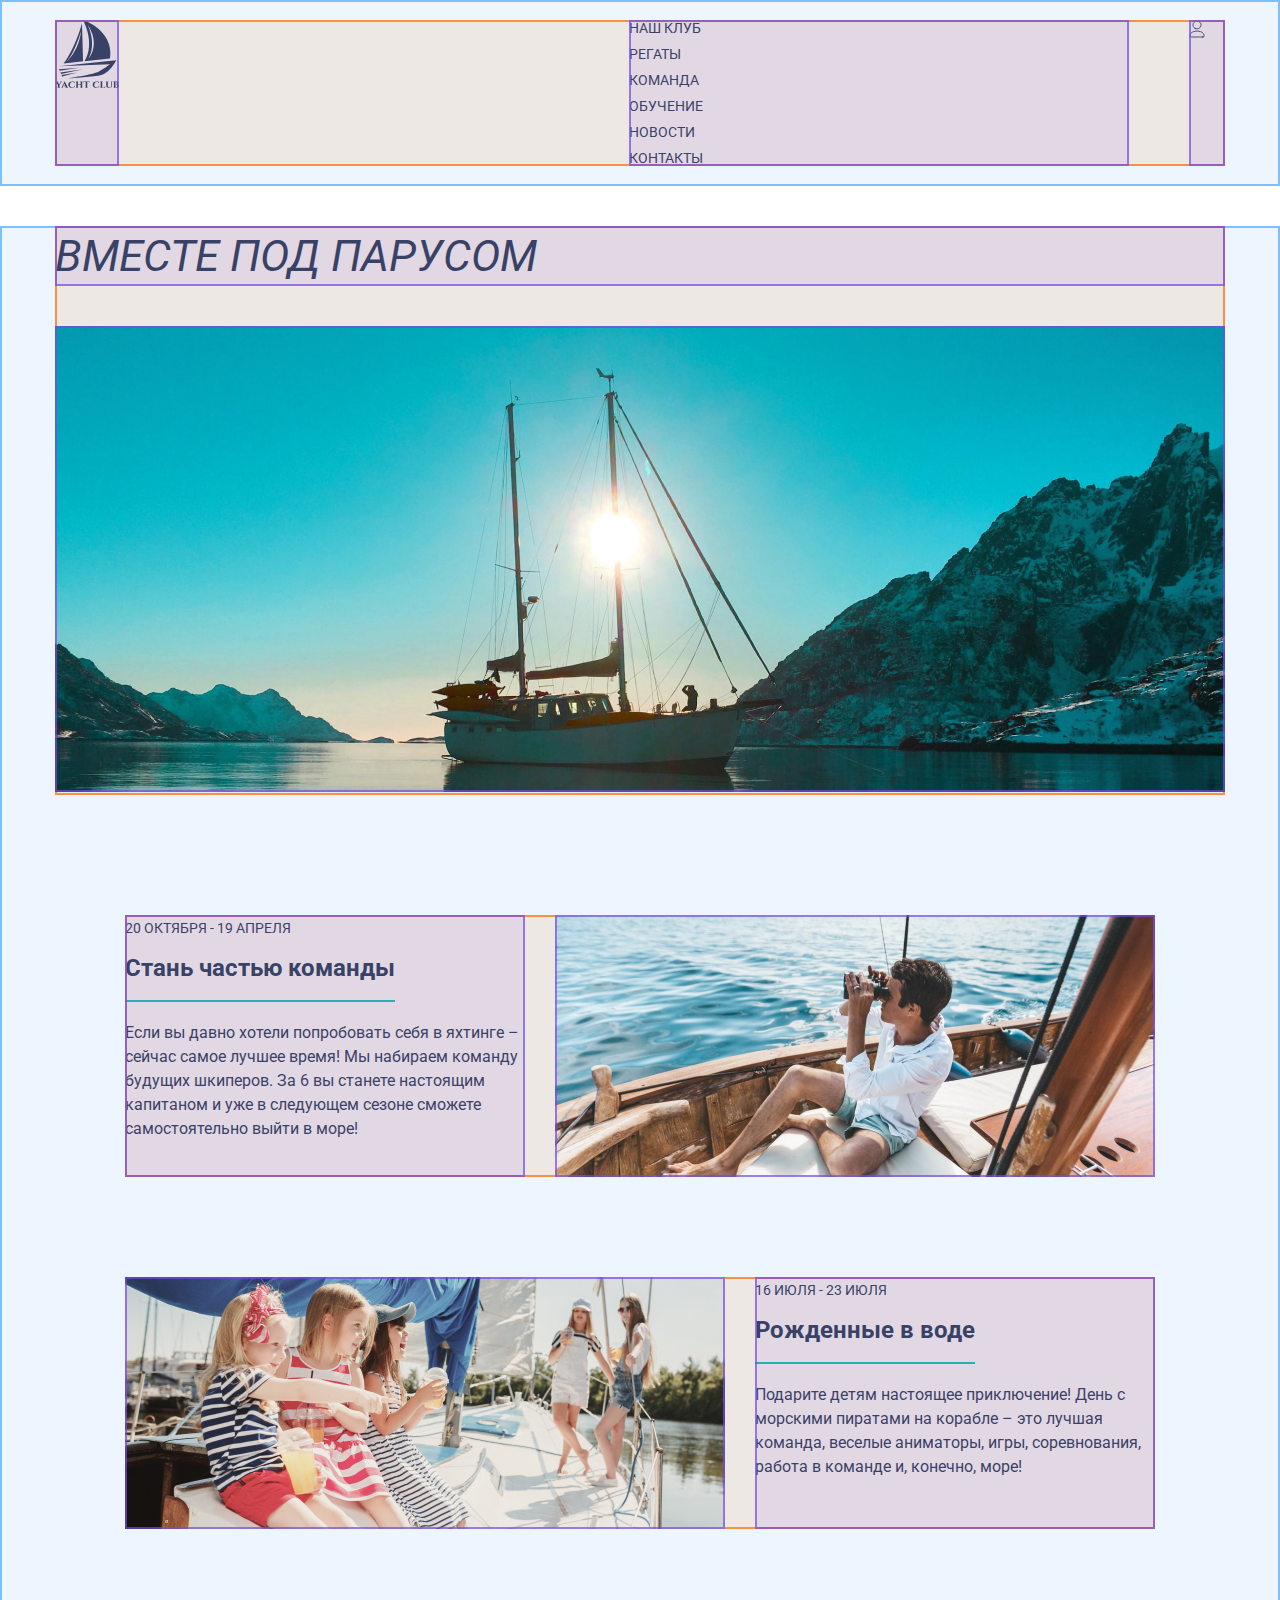
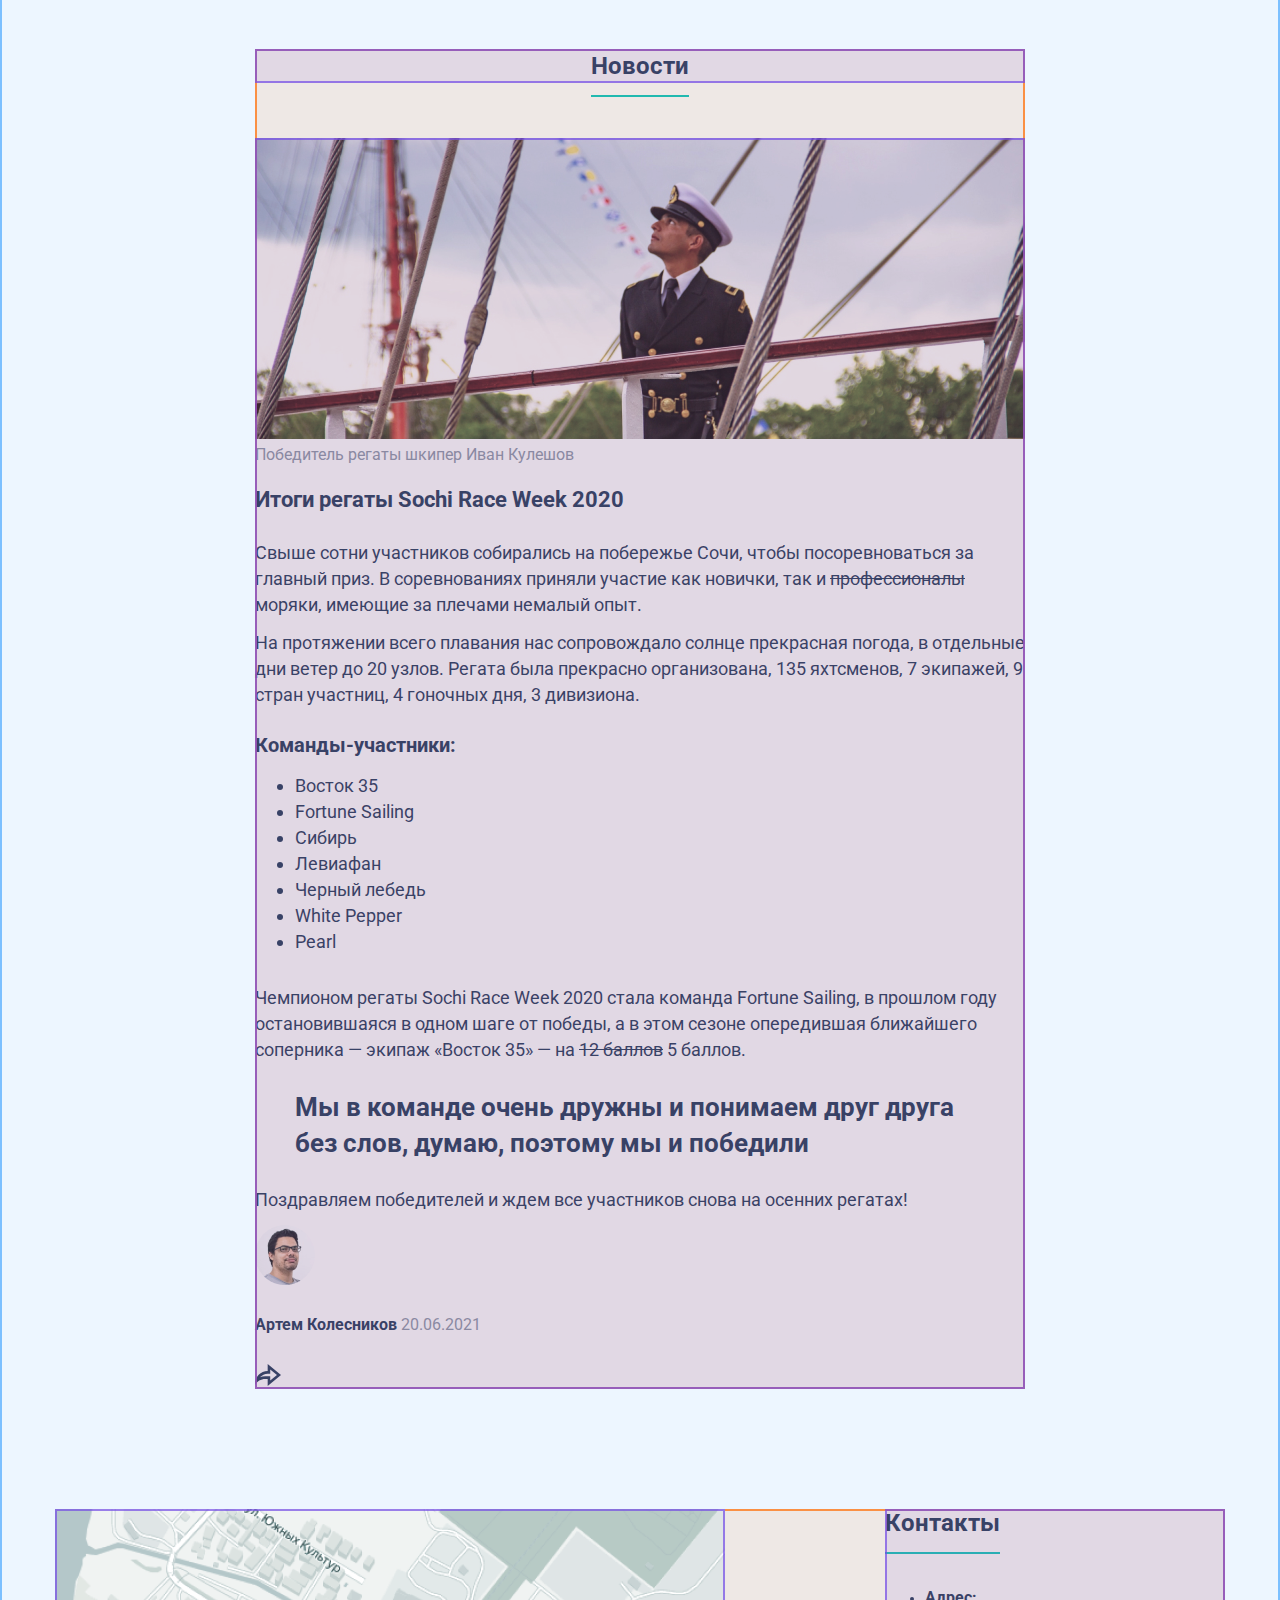
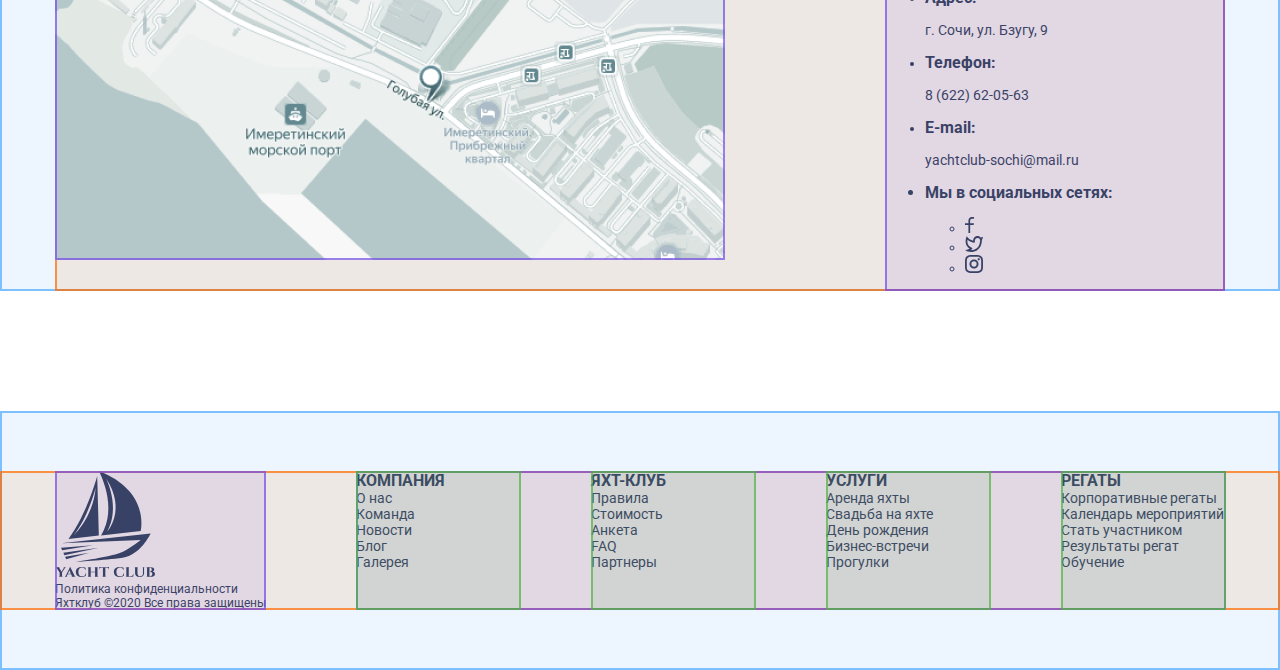
<file: 11-1/index.html>
<!DOCTYPE html>
<html lang="en">
<head>
    <meta charset="UTF-8">
    <meta http-equiv="X-UA-Compatible" content="IE=edge">
    <meta name="viewport" content="width=device-width, initial-scale=1.0">
    <link href="css/outline.css" rel="stylesheet">
    <link href="css/outline-settings.css" rel="stylesheet">
    <link href="css/style.css" rel="stylesheet">
    <link rel="preconnect" href="https://fonts.googleapis.com">
    <link rel="preconnect" href="https://fonts.gstatic.com" crossorigin>
    <link href="https://fonts.googleapis.com/css2?family=Roboto:ital,wght@0,400;0,700;1,400&display=swap" rel="stylesheet">
    <title>Под парусом</title>
</head>
<body>

    <header class="main-header">
        <div class="nav-container">

            <div class="nav-logo-container">
                <img src="img/logotype.svg" alt="Логотип яхт-клуба Yacht Club" width="64" height="68" class="nav-logo">
            </div>

            <nav class="header-nav">
                <ul class="header-nav-list">
                    <li class="header-nav-item"><a href="#" class="header-ref">Наш клуб</a></li>
                    <li class="header-nav-item"><a href="#" class="header-ref">Регаты</a></li>
                    <li class="header-nav-item"><a href="#" class="header-ref">Команда</a></li>
                    <li class="header-nav-item"><a href="#" class="header-ref">Обучение</a></li>
                    <li class="header-nav-item"><a href="#" class="header-ref">Новости</a></li>
                    <li class="header-nav-item"><a href="#" class="header-ref">Контакты</a></li>
                </ul>
            </nav>

            <div class="nav-user-icon">
                <img src="img/icon.svg" alt="user" width="16" height="18">
            </div>

        </div>
    </header>

    <main>
        <section class="main">
            <h1 class="main-title">Вместе под парусом</h1>
            <img src="img/main photo 1.jpg" alt="Главное изображение" width="1170" height="466" class="main-img">
        </section>

        <section class="event">

            <div class="event-text">
                <p class="event-date">20 октября - 19 апреля</p>
                <h2 class="event-title">Стань частью команды</h2>
                <p class="event-content">Если вы давно хотели попробовать себя в яхтинге – сейчас самое лучшее время! Мы набираем команду будущих шкиперов. За 6 вы станете настоящим капитаном и уже в следующем сезоне сможете самостоятельно выйти в море!</p>
            </div>
            
            <img src="img/photo 2.jpg" alt="мужик с биноклем" width="600" height="262">
        </section>

        <section class="event reverse">
            <div class="event-text">
                <p class="event-date">16 июля - 23 июля</p>
                <h2 class="event-title">Рожденные в воде</h2>
                <p class="event-content">Подарите детям настоящее приключение! День с морскими пиратами на корабле – это лучшая команда, веселые аниматоры, игры, соревнования, работа в команде и, конечно, море!</p>
            </div>
            
            <img src="img/photo 3.jpg" alt="дети" width="600" height="252">
        </section>
        
        <section class="news">

            <div class="news-title-container">
                <h2 class="news-title">Новости</h2>
            </div>
            

            <div class="news-conteiner">

                <div class="news-image-block">
                    <img class="news-photo" src="img/photo.jpg" width="770" height="301">
                    <div class="news-description">Победитель регаты шкипер Иван Кулешов</div>
                </div>
    
                <h3 class="news-content-title">Итоги регаты Sochi Race Week 2020</h3>
    
                <div class="news-content">
    
                    <p class="news-text">Свыше сотни участников собирались на побережье Сочи, чтобы посоревноваться за главный приз. В соревнованиях приняли участие как новички, так и <del>профессионалы</del> моряки, имеющие за плечами немалый опыт. </p>
    
                    <p class="news-text">На протяжении всего плавания нас сопровождало солнце прекрасная погода, в отдельные дни ветер до 20 узлов. Регата была прекрасно организована, 135 яхтсменов, 7 экипажей, 9 стран участниц, 4 гоночных дня, 3 дивизиона.</p>
    
                    <h4 class="teams">Команды-участники:</h4>
    
                    <ul class="teams-list">
                        <li class="teams-item">Восток 35</li>
                        <li class="teams-item">Fortune Sailing</li>
                        <li class="teams-item">Сибирь</li>
                        <li class="teams-item">Левиафан</li>
                        <li class="teams-item">Черный лебедь</li>
                        <li class="teams-item">White Pepper</li>
                        <li class="teams-item">Pearl</li>
                    </ul>
    
                    <p class="news-text">Чемпионом регаты Sochi Race Week 2020 стала команда Fortune Sailing, в прошлом году остановившаяся в одном шаге от победы, а в этом сезоне опередившая ближайшего соперника — экипаж «Восток 35» — на <del>12 баллов</del> 5 баллов.</p>
    
                    <blockquote class="quote">Мы в команде очень дружны и понимаем друг друга без слов, думаю, поэтому мы и победили</blockquote>
    
                    <p class="news-text">Поздравляем победителей и ждем все участников снова на осенних регатах! </p>
    
                    <div class="author-block">
                        <img src="img/author.png" width="60" height="60" class="author-avatar">
                        <p class="author-name">Артем Колесников <span class="publish-date">20.06.2021</span></p>
                        <img src="img/share icon.svg" width="26" height="22" class="share-icon">
                    </div>
            </div>
            
        </section>

        <section class="contacts">
            <img src="img/map.png" width="670" height="351" class="map">

            <div class="contacts-text">
                <h2 class="contacts-title">Контакты</h2>
                <ul class="contacts-list">

                    <li class="contact">
                        <span class="contact-key">Адрес:</span> 
                        <p class="contact-value">г. Сочи, ул. Бзугу, 9</p>
                    </li>

                    <li class="contact">
                        <span class="contact-key">Телефон:</span>
                        <p class="contact-value">8 (622) 62-05-63</p> 
                    </li>

                    <li class="contact">
                        <span class="contact-key">E-mail:</span> 
                        <p class="contact-value">yachtclub-sochi@mail.ru</p>
                    </li>

                    <li class="contact-key">Мы в социальных сетях:</li>

                    <nav class="contact-nav">
                        <ul class="contacts-nav-list">

                            <li class="contact-list-item">
                                <a class="contact-ref" href="#"><img src="img/facebook.svg" width="9" height="16"></a>
                            </li>

                            <li class="contact-list-item">
                                <a class="contact-ref" href="#"><img src="img/twitter.svg" width="18" height="16"></a>
                            </li>

                            <li class="contact-list-item">
                                <a class="contact-ref" href="#"><img src="img/instagram.svg" width="18" height="18"></a>
                            </li>

                        </ul>
                    </nav>
                </ul>
                
            </div>
            
        </section>
    </main>

    <footer>

        <div class="footer-conteiner">
            <div class="first-column">
                <img src="img/logotype.svg" alt="Логотип яхт-клуба Yacht Club" width="100" height="106">
                <p><a class="conf" href="#">Политика конфиденциальности</a></p>
                <p class="conf">Яхтклуб ©2020 Все права защищены</p>
            </div>
            
            <nav class="footer-nav footer-navigation-topics">
                
                <div class="list-conteiner">
                    <ul class="footer-company-list">
                        <li class="footer-company-list-title"><h3>Компания</h3></li>
                        <ul class="helpful-info">
                            <li><a class="helpful-info-item" href="#">О нас</a></li>
                            <li><a class="helpful-info-item" href="#">Команда</a></li>
                            <li><a class="helpful-info-item" href="#">Новости</a></li>
                            <li><a class="helpful-info-item" href="#">Блог</a></li>
                            <li><a class="helpful-info-item" href="#">Галерея</a></li>
                        </ul>
                    </ul>
                </div>
                
                <div class="list-conteiner">           
                    <ul class="footer-company-list">
                        <li class="footer-company-list-title"><h3>Яхт-клуб</h3></li>
                        <ul class="helpful-info">
                            <li><a class="helpful-info-item" href="#">Правила</a></li>
                            <li><a class="helpful-info-item" href="#">Стоимость</a></li>
                            <li><a class="helpful-info-item" href="#">Анкета</a></li>
                            <li><a class="helpful-info-item" href="#">FAQ</a></li>
                            <li><a class="helpful-info-item" href="#">Партнеры</a></li>
                        </ul>
                    </ul>
                </div>

                <div class="list-conteiner">
                    <ul class="footer-company-list">
                        <li class="footer-company-list-title"><h3>Услуги</h3></li>
                        <ul class="helpful-info">
                            <li><a class="helpful-info-item" href="#">Аренда яхты</a></li>
                            <li><a class="helpful-info-item" href="#">Свадьба на яхте</a></li>
                            <li><a class="helpful-info-item" href="#">День рождения</a></li>
                            <li><a class="helpful-info-item" href="#">Бизнес-встречи</a></li>
                            <li><a class="helpful-info-item" href="#">Прогулки</a></li>
                        </ul>
                    </ul>
                </div>
                
                <div class="list-conteiner">
                    <ul class="footer-company-list">
                        <li class="footer-company-list-title"><h3>Регаты</h3></li>
                        <ul class="helpful-info">
                            <li><a class="helpful-info-item" href="#">Корпоративные регаты</a></li>
                            <li><a class="helpful-info-item" href="#">Календарь мероприятий</a></li>
                            <li><a class="helpful-info-item" href="#">Стать участником</a></li>
                            <li><a class="helpful-info-item" href="#">Результаты регат</a></li>
                            <li><a class="helpful-info-item" href="#">Обучение</a></li>
                        </ul>
                    </ul>
                </div>
    
            </nav>
        </div>

    </footer>
</body>
</html>
</file>
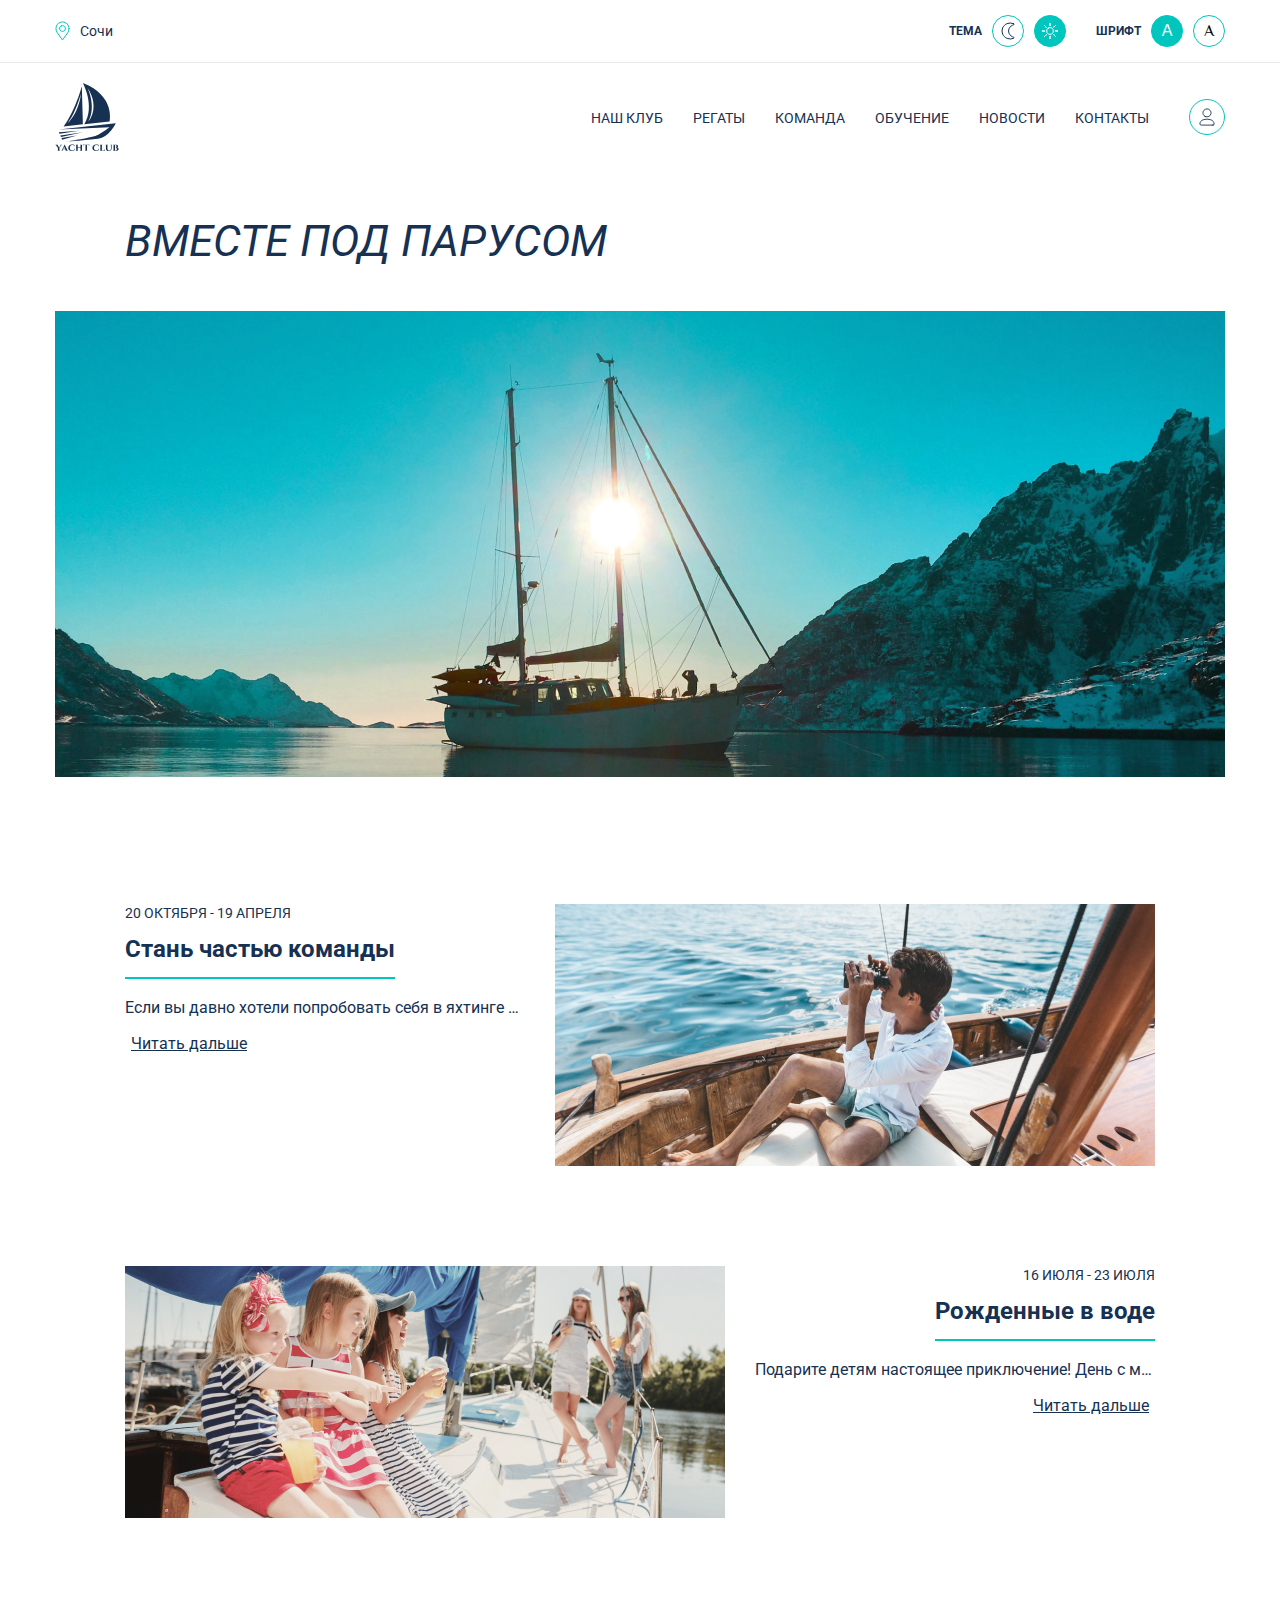
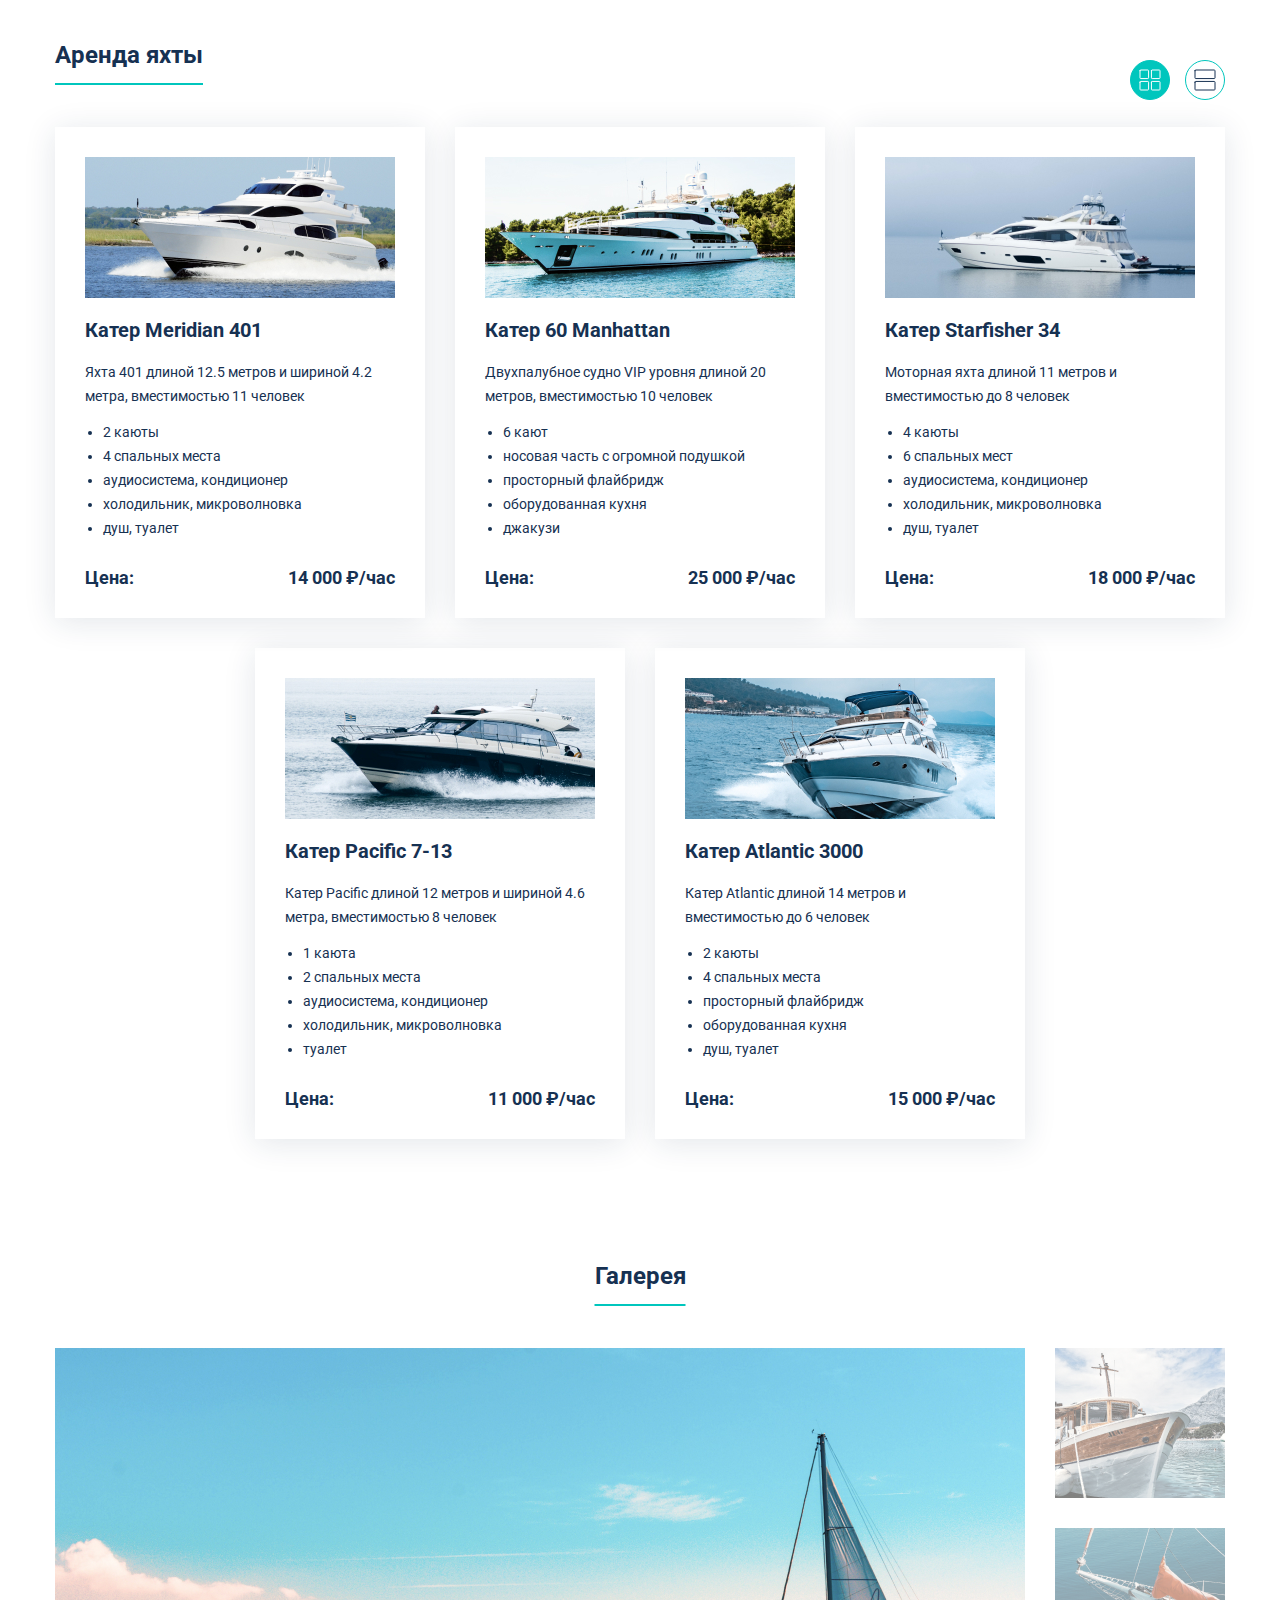
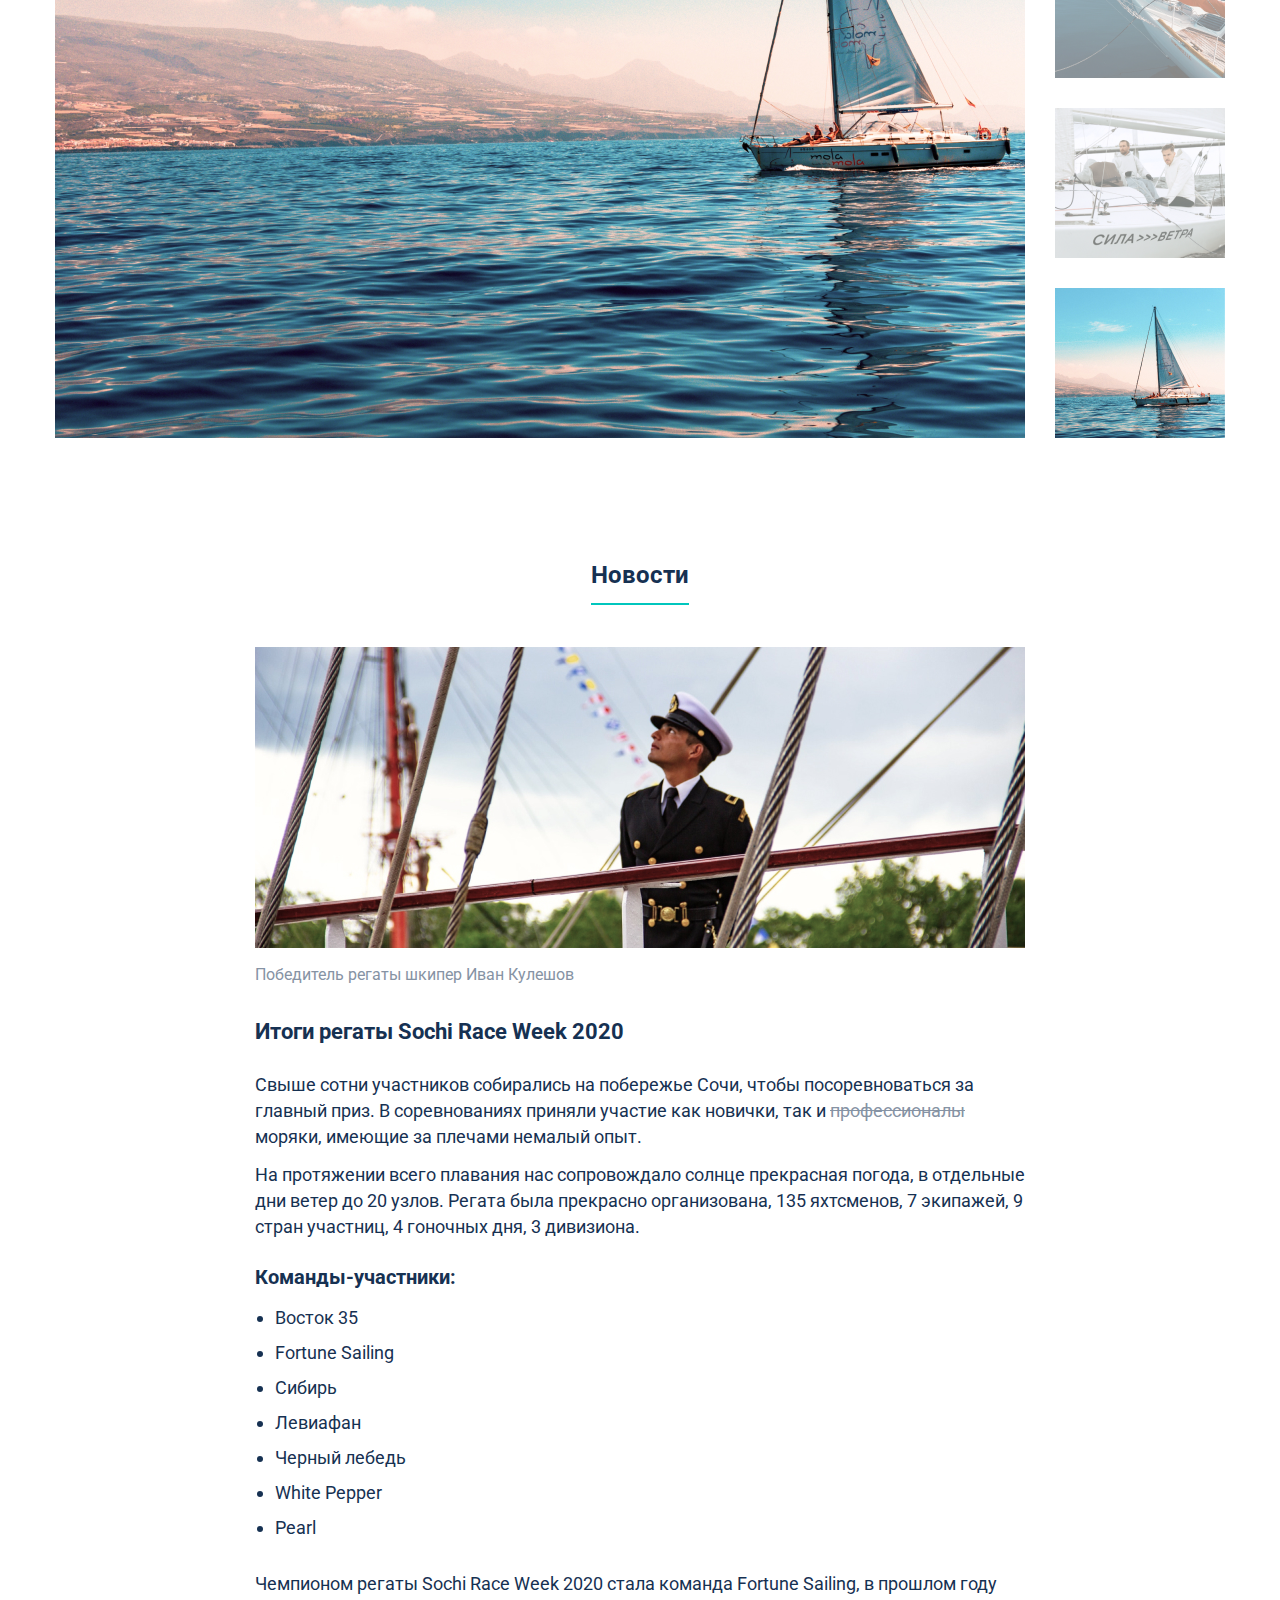
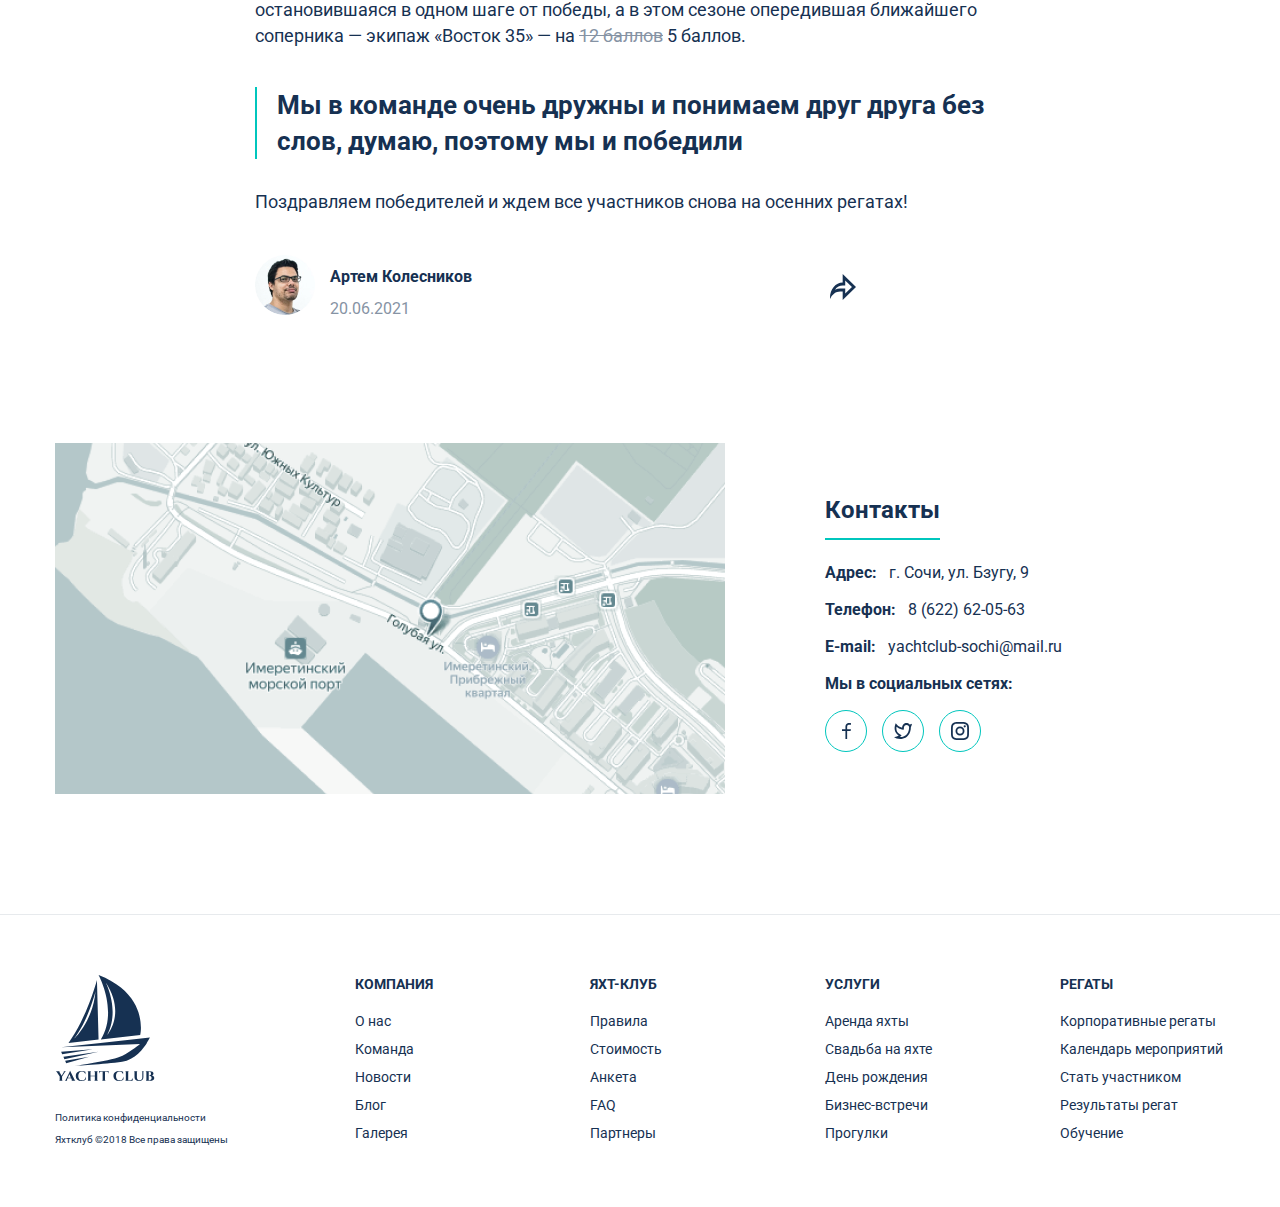
<file: 13-1/index.html>
<!DOCTYPE html>
<html lang="ru">
<head>
  <meta charset="utf-8">
  <link rel="preconnect" href="https://fonts.googleapis.com">
  <link rel="preconnect" href="https://fonts.gstatic.com" crossorigin>
  <link href="https://fonts.googleapis.com/css2?family=Philosopher:ital,wght@0,400;0,700;1,400&family=Roboto:ital,wght@0,400;0,700;1,400&display=swap" rel="stylesheet">
  <link href="css/style.css" rel="stylesheet">
  <title>Яхт клуб</title>
</head>
<body class="page">
<header class="page-header">
  <div class="services">
    <div class="services-content">
      <a class="location" href="#">Сочи</a>
      <p class="caption">Тема</p>
      <ul class="theme-switcher">
        <li>
          <button class="theme-button-dark" type="button"></button>
        </li>
        <li>
          <button class="theme-button-light active" type="button"></button>
        </li>
      </ul>
      <p class="caption">Шрифт</p>
      <ul class="fonts">
        <li>
          <button class="font-button-sans-serif active" type="button">А</button>
        </li>
        <li>
          <button class="font-button-serif" type="button">А</button>
        </li>
      </ul>
    </div>
  </div>
  <nav class="main-nav">
    <p class="logo">
      <img src="img/logo.svg" width="64" height="68" alt="Логотип яхт-клуба Yacht Club">
    </p>
    <ul class="site-navigation">
      <li class="site-navigation-item">
        <a href="#">Наш клуб</a>
      </li>
      <li class="site-navigation-item">
        <a href="#">Регаты</a>
      </li>
      <li class="site-navigation-item">
        <a href="#">Команда</a>
      </li>
      <li class="site-navigation-item">
        <a href="#">Обучение</a>
      </li>
      <li class="site-navigation-item">
        <a href="#">Новости</a>
      </li>
      <li class="site-navigation-item">
        <a href="#">Контакты</a>
      </li>
    </ul>
    <a class="signin" href="#">
      <img src="img/user.svg" width="16" height="18" alt="Кабинет пользователя">
    </a>
  </nav>
</header>
<main class="main-content">
  <section class="hero">
    <h1>Вместе под парусом</h1>
    <img src="img/main-photo-1.jpg" width="1170" height="466" alt="Парусное судно на закате">
  </section>
  <article class="blog-article blog-article-1 short">
    <div class="blog-article-content">
      <p class="blog-article-date"><time datetime="2021-10-20">20 октября</time> - <time datetime="2021-04-19">19 апреля</time></p>
      <h2>Стань частью команды</h2>
      <p class="description">Если вы давно хотели попробовать себя в яхтинге – сейчас самое лучшее время! Мы набираем команду будущих шкиперов. За 6 вы станете настоящим капитаном и уже в следующем сезоне сможете самостоятельно выйти в море!</p>
      <button class="more" type="button">Читать дальше</button>
    </div>
    <img class="blog-article-img" src="img/blog-photo-1.jpg" width="600" height="262" alt="Мужчина на яхте смотрит в бинокль">
  </article>
  <article class="blog-article blog-article-2 short">
    <div class="blog-article-content">
      <p class="blog-article-date"><time datetime="2021-07-16">16 июля</time> - <time datetime="2021-07-23">23 июля</time></p>
      <h2>Рожденные в воде</h2>
      <p class="description short">Подарите детям настоящее приключение! День с морскими пиратами на корабле – это лучшая команда, веселые аниматоры, игры, соревнования, работа в команде и, конечно, море!</p>
      <button class="more" type="button">Читать дальше</button>
    </div>
    <img class="blog-article-img" src="img/blog-photo-2.jpg" width="600" height="252" alt="Дети и взрослые на яхте">
  </article>
  <section class="rent">
    <header class="header__sail">
      <h2>Аренда яхты</h2>
      <ul class="card-view-buttons">
        <li class="card-view-item">
          <button class="card-view-button-grid active" type="button"></button>
        </li>
        <li class="card-view-item">
          <button class="card-view-button-list" type="button"></button>
        </li>
      </ul>
    </header>
    <ul class="cards">
      <li class="card">
        <img class="card-img" src="img/photo-card-1.jpg" width="310" height="141" alt="Белая двухпалубная яхта">
        <div class="card-content">
          <h3 class="card-title">Катер Meridian 401</h3>
          <p class="card-description">Яхта 401 длиной 12.5 метров и шириной 4.2 метра, вместимостью 11 человек</p>
          <ul class="card-features">
            <li>2 каюты</li>
            <li>4 спальных места</li>
            <li>аудиосистема, кондиционер</li>
            <li>холодильник, микроволновка</li>
            <li>душ, туалет</li>
          </ul>
        </div>
        <p class="card-price">
          <span class="card-price-name">Цена:</span>
          <span class="card-price-value">14 000 ₽/час</span>
        </p>
      </li>
      <li class="card">
        <img class="card-img" src="img/photo-card-2.jpg" width="310" height="141" alt="Белая двухпалубная яхта">
        <div class="card-content">
          <h3 class="card-title">Катер 60 Manhattan</h3>
          <p class="card-description">Двухпалубное судно VIP уровня длиной 20 метров, вместимостью 10 человек</p>
          <ul class="card-features">
            <li>6 кают</li>
            <li>носовая часть с огромной подушкой</li>
            <li>просторный флайбридж</li>
            <li>оборудованная кухня</li>
            <li>джакузи</li>
          </ul>
        </div>
        <p class="card-price">
          <span class="card-price-name">Цена:</span>
          <span class="card-price-value">25 000 ₽/час</span>
        </p>
      </li>
      <li class="card">
        <img class="card-img" src="img/photo-card-3.jpg" width="310" height="141" alt="Белая яхта">
        <div class="card-content">
          <h3 class="card-title">Катер Starfisher 34</h3>
          <p class="card-description">Моторная яхта длиной 11 метров и вместимостью до 8 человек</p>
          <ul class="card-features">
            <li>4 каюты</li>
            <li>6 спальных мест</li>
            <li>аудиосистема, кондиционер</li>
            <li>холодильник, микроволновка</li>
            <li>душ, туалет</li>
          </ul>
        </div>
        <p class="card-price">
          <span class="card-price-name">Цена:</span>
          <span class="card-price-value">18 000 ₽/час</span>
        </p>
      </li>
      <li class="card">
        <img class="card-img" src="img/photo-card-4.jpg" width="310" height="141" alt="Белый катер">
        <div class="card-content">
          <h3 class="card-title">Катер Pacific 7-13</h3>
          <p class="card-description">Катер Pacific длиной 12 метров и шириной 4.6 метра, вместимостью 8 человек</p>
          <ul class="card-features">
            <li>1 каюта</li>
            <li>2 спальных места</li>
            <li>аудиосистема, кондиционер</li>
            <li>холодильник, микроволновка</li>
            <li>туалет</li>
          </ul>
        </div>
        <p class="card-price">
          <span class="card-price-name">Цена:</span>
          <span class="card-price-value">11 000 ₽/час</span>
        </p>
      </li>
      <li class="card">
        <img class="card-img" src="img/photo-card-5.jpg" width="310" height="141" alt="Белый катер">
        <div class="card-content">
          <h3 class="card-title">Катер Atlantic 3000</h3>
          <p class="card-description">Катер Atlantic длиной 14 метров и вместимостью до 6 человек</p>
          <ul class="card-features">
            <li>2 каюты</li>
            <li>4 спальных места</li>
            <li>просторный флайбридж</li>
            <li>оборудованная кухня</li>
            <li>душ, туалет</li>
          </ul>
        </div>
        <p class="card-price">
          <span class="card-price-name">Цена:</span>
          <span class="card-price-value">15 000 ₽/час</span>
        </p>
      </li>
    </ul>
  </section>
  <section class="gallery">
    <h2>Галерея</h2>
    <div class="slider">
      <img class="active-photo" src="img/gallery-photo-4.jpg" width="970" height="690" alt="">
      <ul class="preview-list">
        <li>
          <a href="img/gallery-photo-1.jpg">
            <img src="img/preview-gallery-photo-1.jpg" width="170" height="150" alt="">
          </a>
        </li>
        <li>
          <a href="img/gallery-photo-2.jpg">
            <img src="img/preview-gallery-photo-2.jpg" width="170" height="150" alt="">
          </a>
        </li>
        <li>
          <a href="img/gallery-photo-3.jpg">
            <img src="img/preview-gallery-photo-3.jpg" width="170" height="150" alt="">
          </a>
        </li>
        <li>
          <a href="img/gallery-photo-4.jpg" class="active-item">
            <img src="img/preview-gallery-photo-4.jpg" width="170" height="150" alt="">
          </a>
        </li>
      </ul>
    </div>
  </section>
  <section class="news">
    <h2>Новости</h2>
    <article class="post">
      <figure class="post-img">
        <img src="img/news-photo.jpg" width="770" height="301" alt="Человек в форме моряка на морском судне">
        <figcaption>Победитель регаты шкипер Иван Кулешов</figcaption>
      </figure>
      <h3>Итоги регаты Sochi Race Week 2020</h3>
      <p>Свыше сотни участников собирались на побережье Сочи, чтобы посоревноваться за главный приз. В соревнованиях приняли участие как новички, так и <del>профессионалы</del> <ins>моряки</ins>, имеющие за плечами немалый опыт.</p>
      <p>На протяжении всего плавания нас сопровождало солнце прекрасная погода, в отдельные дни ветер до 20 узлов. Регата была прекрасно организована, 135 яхтсменов, 7 экипажей, 9 стран участниц, 4 гоночных дня, 3 дивизиона.</p>
      <h4>Команды-участники:</h4>
      <ul>
        <li>Восток 35</li>
        <li>Fortune Sailing</li>
        <li>Сибирь</li>
        <li>Левиафан</li>
        <li>Черный лебедь</li>
        <li>White Pepper</li>
        <li>Pearl</li>
      </ul>
      <p>Чемпионом регаты Sochi Race Week 2020 стала команда Fortune Sailing, в прошлом году остановившаяся в одном шаге от победы, а в этом сезоне опередившая ближайшего соперника — экипаж «Восток 35» — на <del>12 баллов</del> <ins>5 баллов</ins>.</p>
      <blockquote>Мы в команде очень дружны и понимаем друг друга без слов, думаю, поэтому мы и победили</blockquote>
      <p>Поздравляем победителей и ждем все участников снова на осенних регатах!</p>
      <footer class="post-footer">
        <img class="post-author-img" src="img/author.jpg" width="60" height="60" alt="Артем Колесников">
        <p class="post-meta">
          <a href="#">Артем Колесников</a>
          <time datetime="2021-06-20">20.06.2021</time>
        </p>
        <a class="post-share" href="#">
          <img src="img/share.svg" width="26" height="26" alt="Поделиться">
        </a>
      </footer>
    </article>
  </section>
  <section class="contacts">
    <div class="contacts-content">
      <h2>Контакты</h2>
      <ul class="contact-items">
        <li class="contact-item">
          <h3>Адрес:</h3>
          <address>г. Сочи, ул. Бзугу, 9</address>
        </li>
        <li class="contact-item">
          <h3>Телефон:</h3>
          <a href="tel:+7622620563">8 (622) 62-05-63</a>
        </li>
        <li class="contact-item">
          <h3>E-mail:</h3>
          <a href="mailto:yachtclub-sochi@mail.ru">yachtclub-sochi@mail.ru</a>
        </li>
        <li class="contact-item">
          <h3>Мы в социальных сетях:</h3>
          <ul class="social-list">
            <li class="social-item">
              <a href="#">
                <img src="img/facebook.svg" alt="Facebook" width="9" height="16">
              </a>
            </li>
            <li class="social-item">
              <a href="#">
                <img src="img/twitter.svg" alt="Twitter" width="18" height="16">
              </a>
            </li>
            <li class="social-item">
              <a href="#">
                <img src="img/instagram.svg" alt="Instagram" width="18" height="18">
              </a>
            </li>
          </ul>
        </li>
      </ul>
    </div>
    <img class="contacts-img" src="img/map.png" width="670" height="351" alt="Карта с адресом яхт клуба">
  </section>
</main>
<footer class="main-footer">
  <div class="footer-container">
    <div class="footer-column">
      <p class="logo">
        <img src="img/logo.svg" width="100" height="106" alt="Логотип яхт клуба">
      </p>
      <p class="policy"><a href="#">Политика конфиденциальности</a></p>
      <p class="copyright">Яхтклуб ©2018 Все права защищены</p>
    </div>
    <ul class="footer-navigation-topics">
      <li class="footer-navigation-topic">
        <h2>Компания</h2>
        <ul class="footer-navigation">
          <li class="footer-navigation-item">
            <a href="#">О нас</a>
          </li>
          <li class="footer-navigation-item">
            <a href="#">Команда</a>
          </li>
          <li class="footer-navigation-item">
            <a href="#">Новости</a>
          </li>
          <li class="footer-navigation-item">
            <a href="#">Блог</a>
          </li>
          <li class="footer-navigation-item">
            <a href="#">Галерея</a>
          </li>
        </ul>
      </li>
      <li class="footer-navigation-topic">
        <h2>Яхт-клуб</h2>
        <ul class="footer-navigation">
          <li class="footer-navigation-item">
            <a href="#">Правила</a>
          </li>
          <li class="footer-navigation-item">
            <a href="#">Стоимость</a>
          </li>
          <li class="footer-navigation-item">
            <a href="#">Анкета</a>
          </li>
          <li class="footer-navigation-item">
            <a href="#">FAQ</a>
          </li>
          <li class="footer-navigation-item">
            <a href="#">Партнеры</a>
          </li>
        </ul>
      </li>
      <li class="footer-navigation-topic">
        <h2>Услуги</h2>
        <ul class="footer-navigation">
          <li class="footer-navigation-item">
            <a href="#">Аренда яхты</a>
          </li>
          <li class="footer-navigation-item">
            <a href="#">Свадьба на яхте</a>
          </li>
          <li class="footer-navigation-item">
            <a href="#">День рождения</a>
          </li>
          <li class="footer-navigation-item">
            <a href="#">Бизнес-встречи</a>
          </li>
          <li class="footer-navigation-item">
            <a href="#">Прогулки</a>
          </li>
        </ul>
      </li>
      <li class="footer-navigation-topic">
        <h2>Регаты</h2>
        <ul class="footer-navigation">
          <li class="footer-navigation-item">
            <a href="#">Корпоративные регаты</a>
          </li>
          <li class="footer-navigation-item">
            <a href="#">Календарь мероприятий</a>
          </li>
          <li class="footer-navigation-item">
            <a href="#">Стать участником</a>
          </li>
          <li class="footer-navigation-item">
            <a href="#">Результаты регат</a>
          </li>
          <li class="footer-navigation-item">
            <a href="#">Обучение</a>
          </li>
        </ul>
      </li>
    </ul>
  </div>
</footer>
<script src="./main.js"></script>
</body>
</html>
</file>
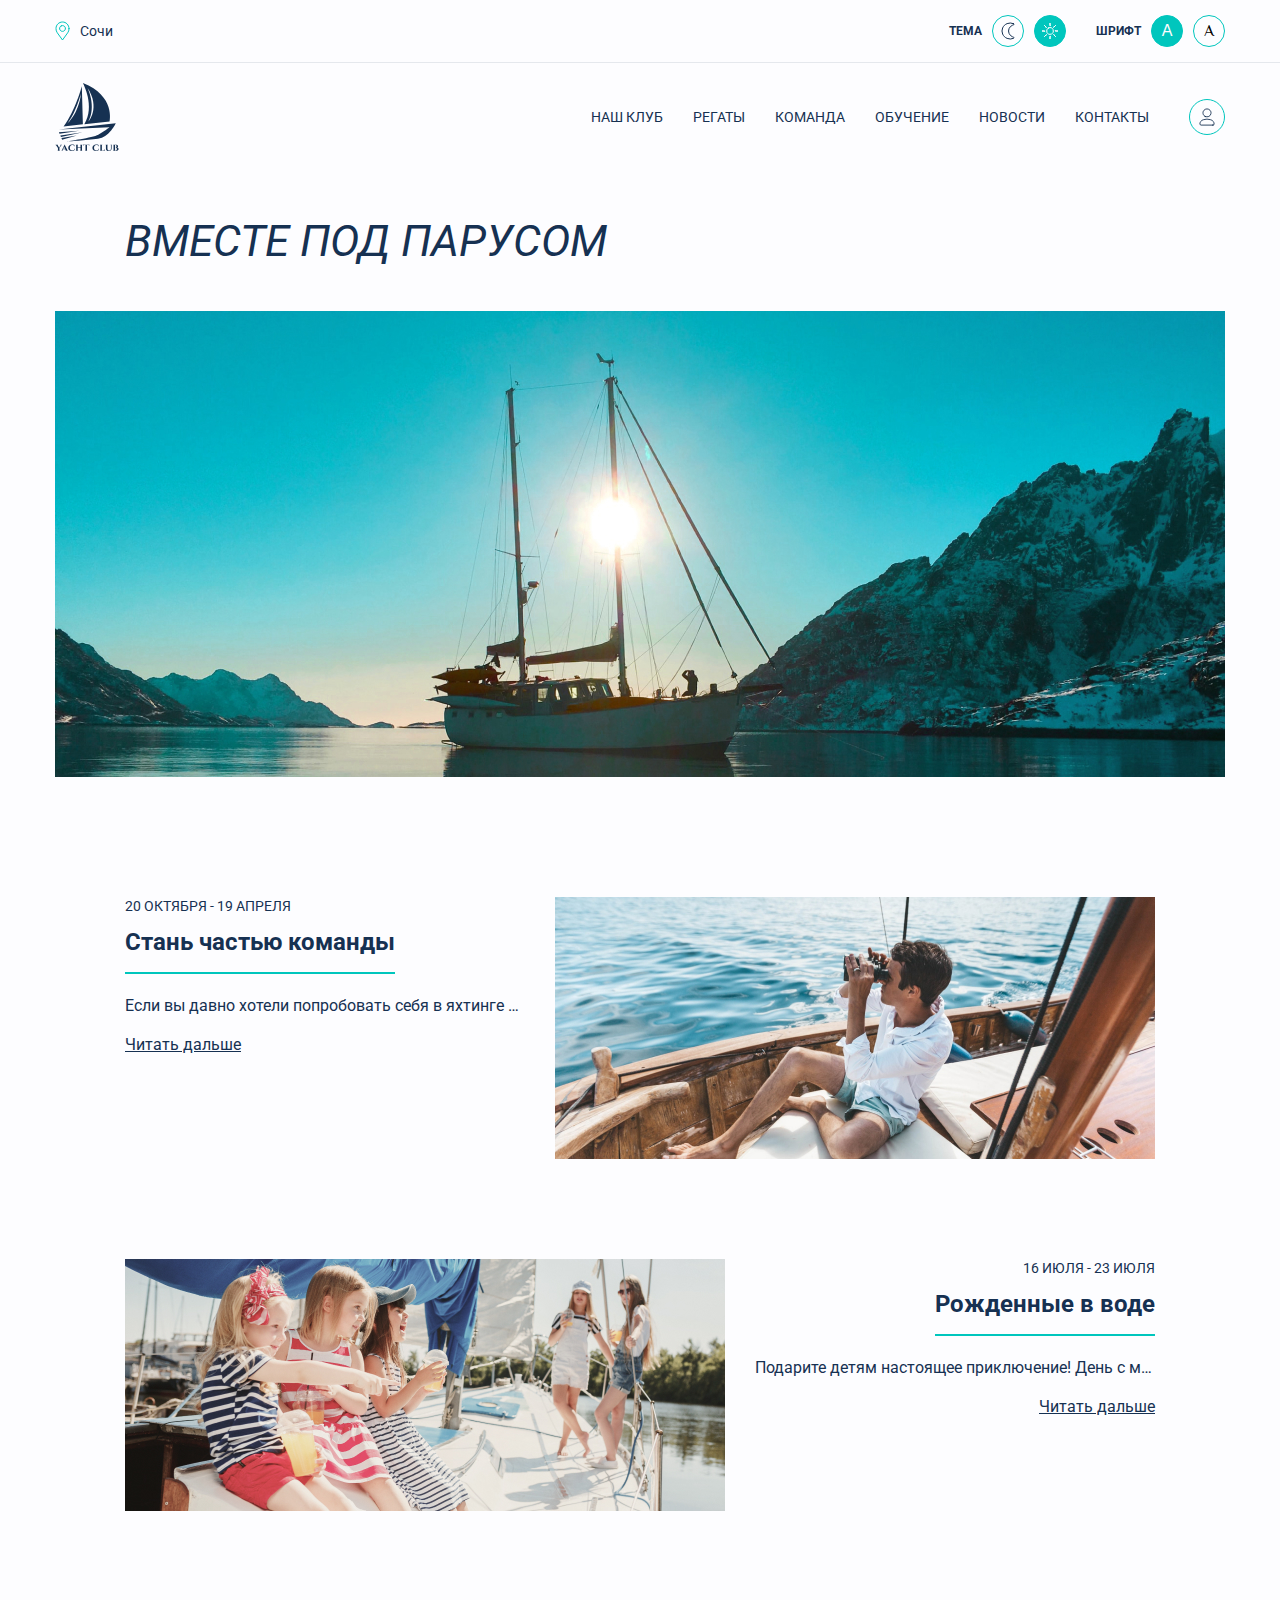
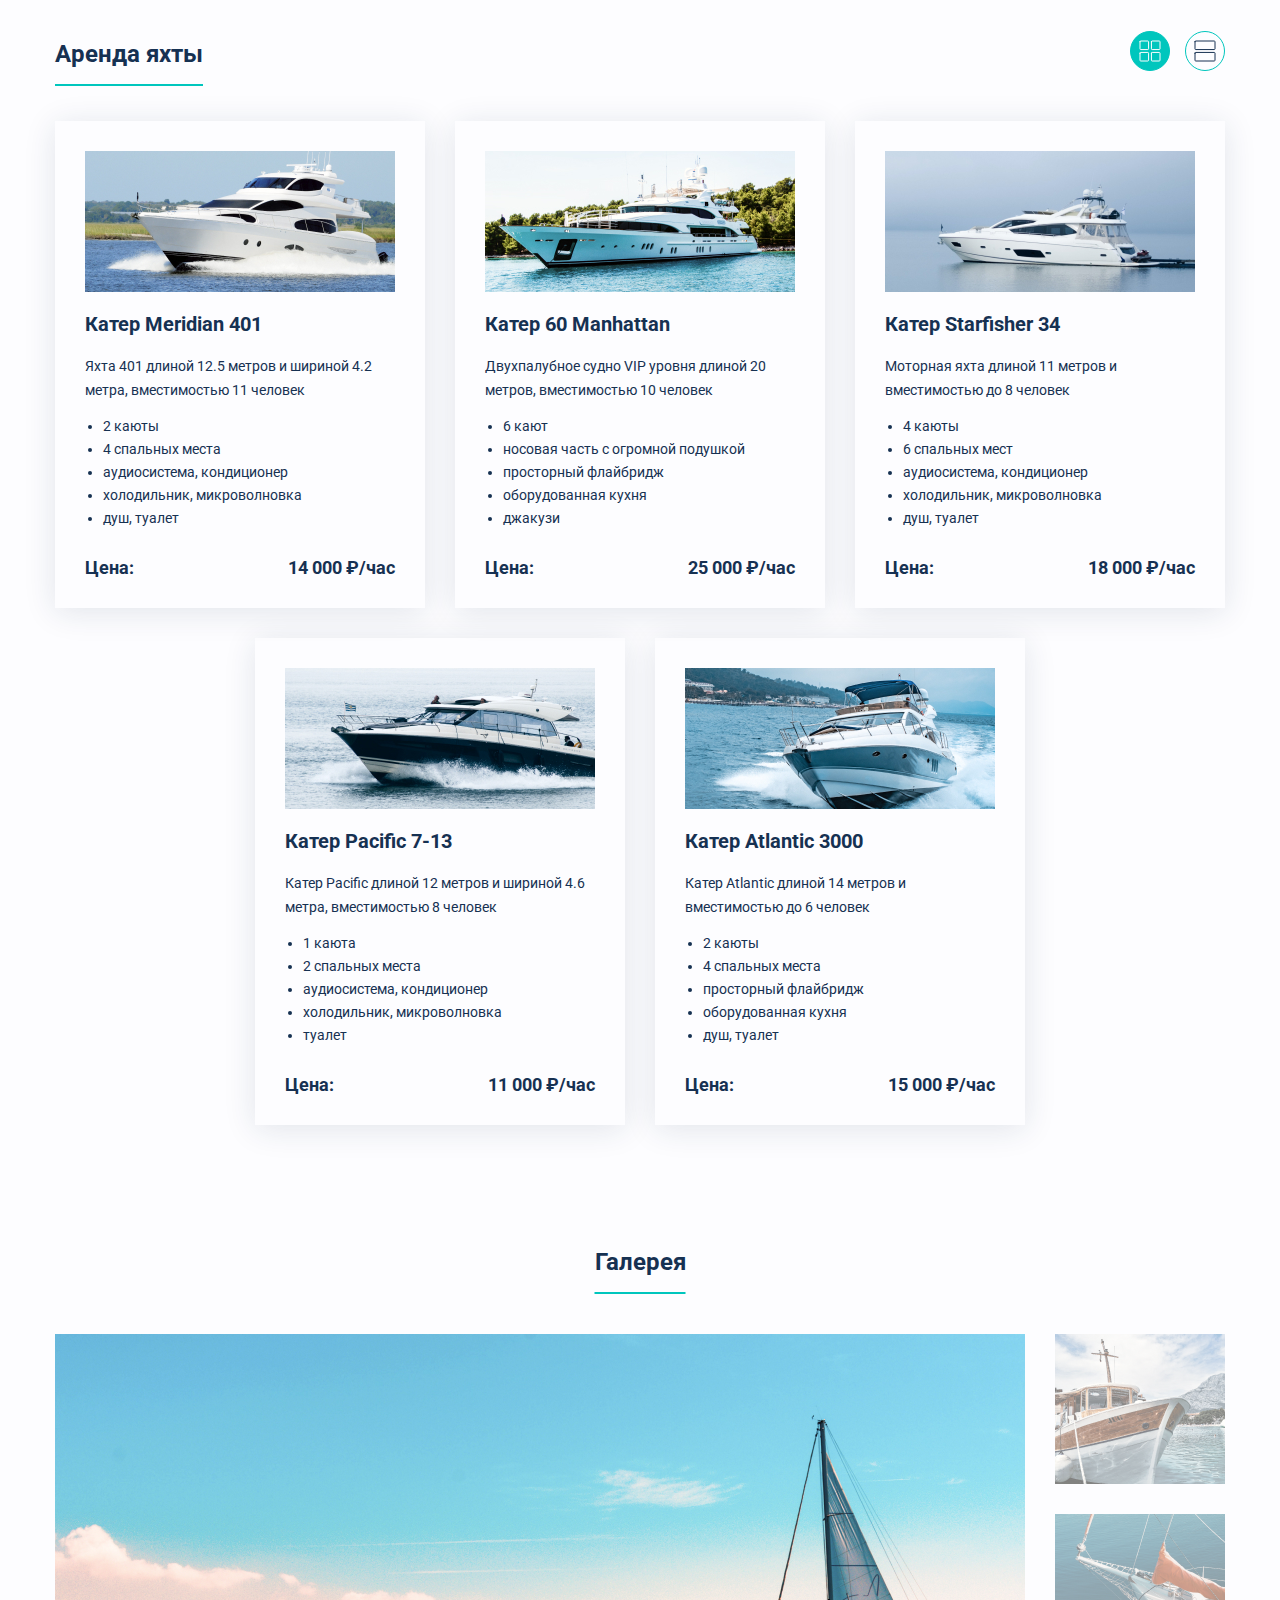
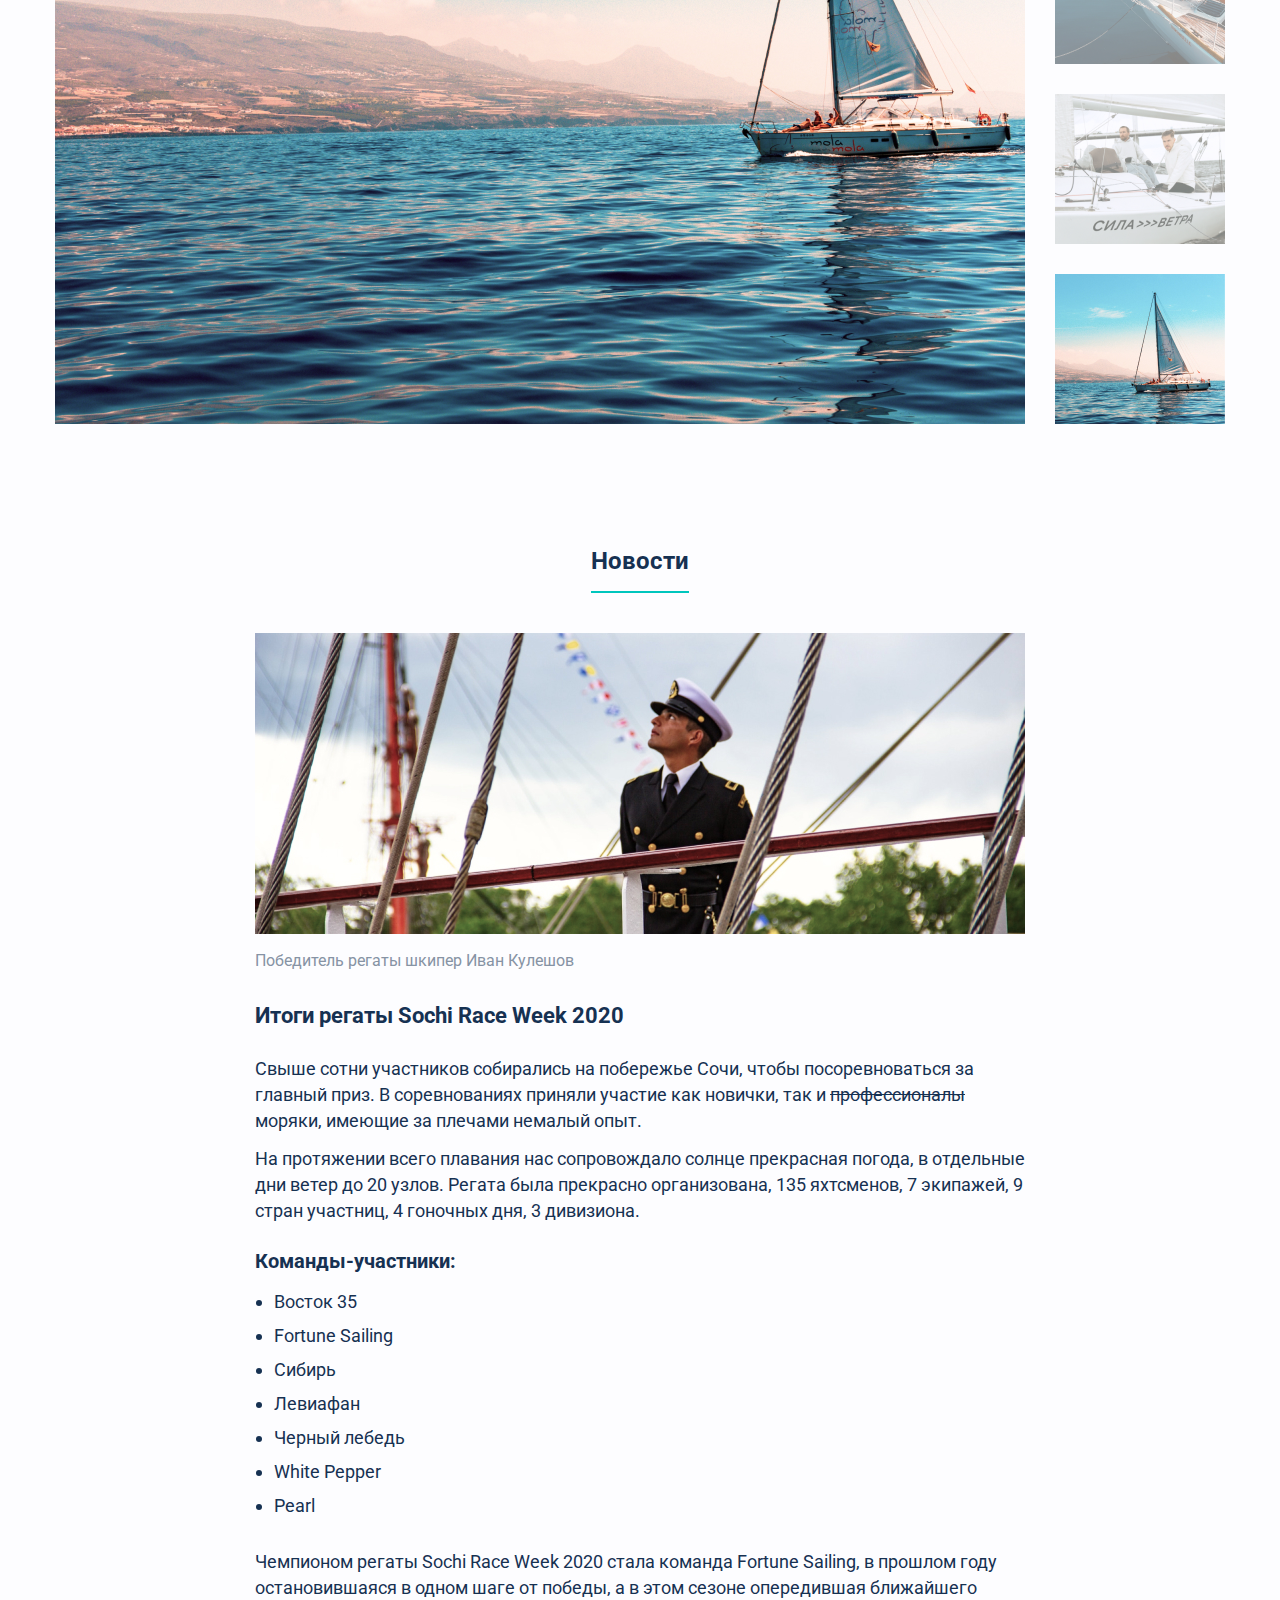
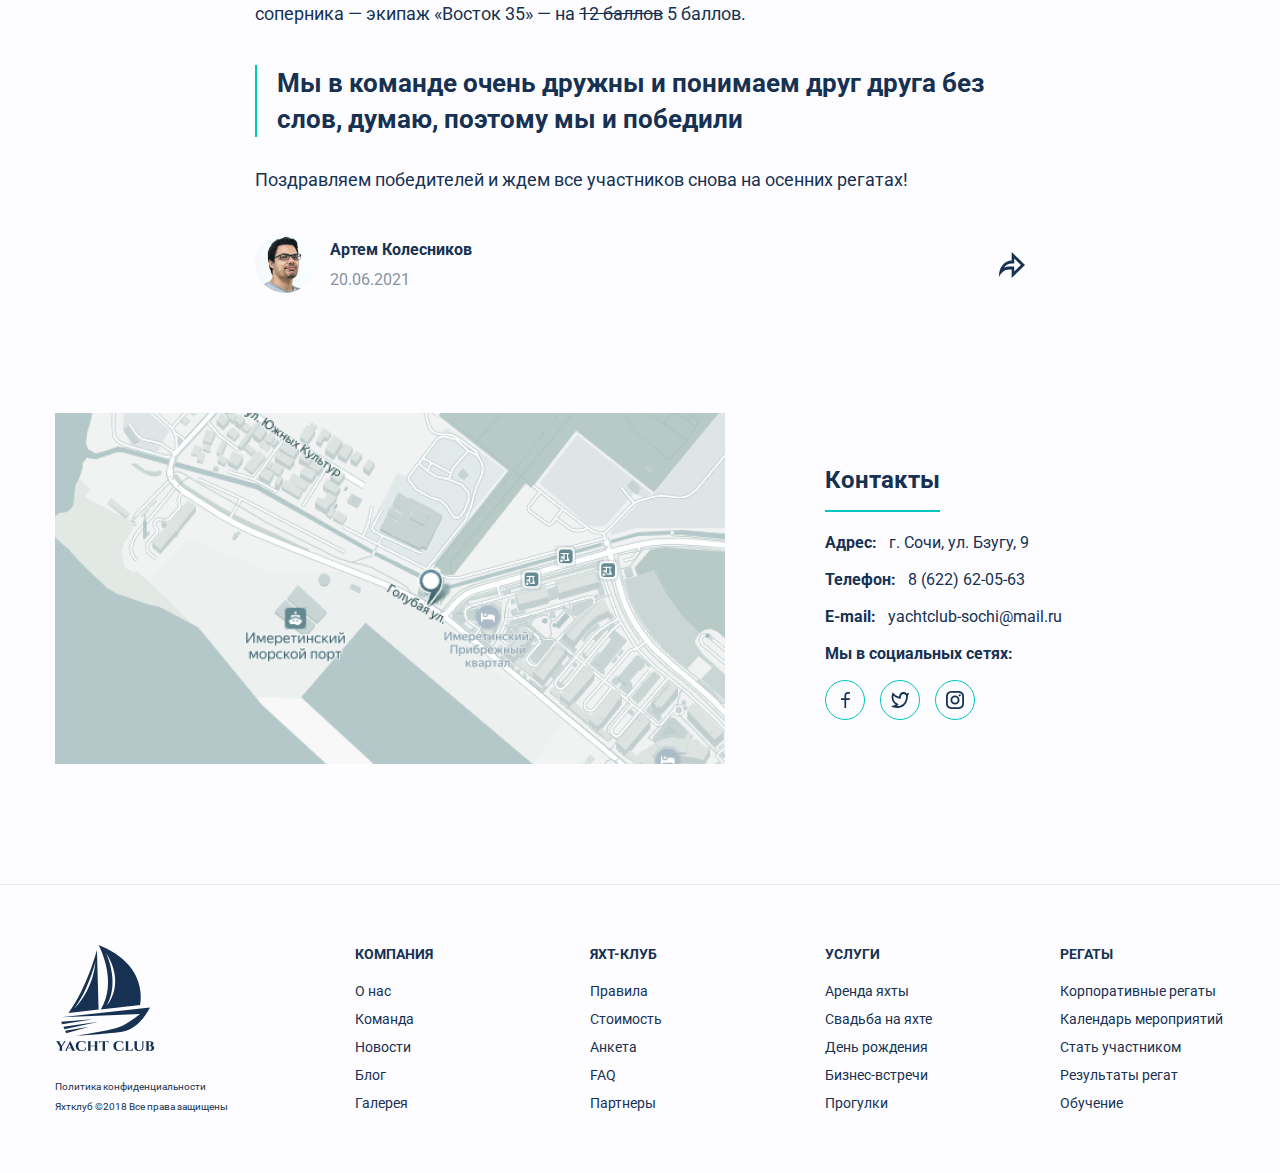
<file: 16-1/index.html>
<!DOCTYPE html>
<html lang="ru">
  <head>
    <meta charset="utf-8">
    <link rel="preconnect" href="https://fonts.googleapis.com">
    <link rel="preconnect" href="https://fonts.gstatic.com" crossorigin>
    <link href="https://fonts.googleapis.com/css2?family=Philosopher:ital,wght@0,400;0,700;1,400&family=Roboto:ital,wght@0,400;0,700;1,400&display=swap" rel="stylesheet">
    <link href="css/style.css" rel="stylesheet">
    <title>Яхт клуб</title>
  </head>
  <body class="page">
    <header class="page-header">
      <div class="services">
        <div class="services-content">
          <a class="location" href="#">Сочи</a>
          <p class="caption">Тема</p>
          <ul class="theme-switcher">
            <li>
              <button class="theme-button-dark" type="button"></button>
            </li>
            <li>
              <button class="theme-button-light active" type="button"></button>
            </li>
          </ul>
          <p class="caption">Шрифт</p>
          <ul class="fonts">
            <li>
              <button class="font-button-sans-serif active" type="button">А</button>
            </li>
            <li>
              <button class="font-button-serif" type="button">А</button>
            </li>
          </ul>
        </div>
      </div>
      <nav class="main-nav">
        <p class="logo">
          <img src="img/logo.svg" width="64" height="68" alt="Логотип яхт-клуба Yacht Club">
        </p>
        <ul class="site-navigation">
          <li class="site-navigation-item">
            <a href="#">Наш клуб</a>
          </li>
          <li class="site-navigation-item">
            <a href="#">Регаты</a>
          </li>
          <li class="site-navigation-item">
            <a href="#">Команда</a>
          </li>
          <li class="site-navigation-item">
            <a href="#">Обучение</a>
          </li>
          <li class="site-navigation-item">
            <a href="#">Новости</a>
          </li>
          <li class="site-navigation-item">
            <a href="#">Контакты</a>
          </li>
        </ul>
        <a class="signin" href="#">
          <img src="img/user.svg" width="16" height="18" alt="Кабинет пользователя">
        </a>
      </nav>
    </header>
    <main class="main-content">
      <section class="hero">
        <h1>Вместе под парусом</h1>
        <img src="img/main-photo-1.jpg" width="1170" height="466" alt="Парусное судно на закате">
      </section>
      <article class="blog-article blog-article-1 short">
        <div class="blog-article-content">
          <p class="blog-article-date"><time datetime="2021-10-20">20 октября</time> - <time datetime="2021-04-19">19 апреля</time></p>
          <h2>Стань частью команды</h2>
          <p class="blog-article-description">Если вы давно хотели попробовать себя в яхтинге – сейчас самое лучшее время! Мы набираем команду будущих шкиперов. За 6 вы станете настоящим капитаном и уже в следующем сезоне сможете самостоятельно выйти в море!</p>
          <button class="more" type="button">Читать дальше</button>
        </div>
        <img class="blog-article-img" src="img/blog-photo-1.jpg" width="600" height="262" alt="Мужчина на яхте смотрит в бинокль">
      </article>
      <article class="blog-article blog-article-2 short">
        <div class="blog-article-content">
          <p class="blog-article-date"><time datetime="2021-07-16">16 июля</time> - <time datetime="2021-07-23">23 июля</time></p>
          <h2>Рожденные в воде</h2>
          <p class="blog-article-description">Подарите детям настоящее приключение! День с морскими пиратами на корабле – это лучшая команда, веселые аниматоры, игры, соревнования, работа в команде и, конечно, море!</p>
          <button class="more" type="button">Читать дальше</button>
        </div>
        <img class="blog-article-img" src="img/blog-photo-2.jpg" width="600" height="252" alt="Дети и взрослые на яхте">
      </article>
      <section class="rent">
        <header>
          <h2>Аренда яхты</h2>
          <ul class="card-view-buttons">
            <li class="card-view-item">
              <button class="card-view-button-grid active" type="button"></button>
            </li>
            <li class="card-view-item">
              <button class="card-view-button-list" type="button"></button>
            </li>
          </ul>
        </header>
        <ul class="cards">
          <li class="card">
            <img class="card-img" src="img/photo-card-1.jpg" width="310" height="141" alt="Белая двухпалубная яхта">
            <div class="card-content">
              <h3 class="card-title">Катер Meridian 401</h3>
              <p class="card-description">Яхта 401 длиной 12.5 метров и шириной 4.2 метра, вместимостью 11 человек</p>
              <ul class="card-features">
                <li>2 каюты</li>
                <li>4 спальных места</li>
                <li>аудиосистема, кондиционер</li>
                <li>холодильник, микроволновка</li>
                <li>душ, туалет</li>
              </ul>
            </div>
            <p class="card-price">
              <span class="card-price-name">Цена:</span>
              <span class="card-price-value">14 000 ₽/час</span>
            </p>
          </li>
          <li class="card">
            <img class="card-img" src="img/photo-card-2.jpg" width="310" height="141" alt="Белая двухпалубная яхта">
            <div class="card-content">
              <h3 class="card-title">Катер 60 Manhattan</h3>
              <p class="card-description">Двухпалубное судно VIP уровня длиной 20 метров, вместимостью 10 человек</p>
              <ul class="card-features">
                <li>6 кают</li>
                <li>носовая часть с огромной подушкой</li>
                <li>просторный флайбридж</li>
                <li>оборудованная кухня</li>
                <li>джакузи</li>
              </ul>
            </div>
            <p class="card-price">
              <span class="card-price-name">Цена:</span>
              <span class="card-price-value">25 000 ₽/час</span>
            </p>
          </li>
          <li class="card">
            <img class="card-img" src="img/photo-card-3.jpg" width="310" height="141" alt="Белая яхта">
            <div class="card-content">
              <h3 class="card-title">Катер Starfisher 34</h3>
              <p class="card-description">Моторная яхта длиной 11 метров и вместимостью до 8 человек</p>
              <ul class="card-features">
                <li>4 каюты</li>
                <li>6 спальных мест</li>
                <li>аудиосистема, кондиционер</li>
                <li>холодильник, микроволновка</li>
                <li>душ, туалет</li>
              </ul>
            </div>
            <p class="card-price">
              <span class="card-price-name">Цена:</span>
              <span class="card-price-value">18 000 ₽/час</span>
            </p>
          </li>
          <li class="card">
            <img class="card-img" src="img/photo-card-4.jpg" width="310" height="141" alt="Белый катер">
            <div class="card-content">
              <h3 class="card-title">Катер Pacific 7-13</h3>
              <p class="card-description">Катер Pacific длиной 12 метров и шириной 4.6 метра, вместимостью 8 человек</p>
              <ul class="card-features">
                <li>1 каюта</li>
                <li>2 спальных места</li>
                <li>аудиосистема, кондиционер</li>
                <li>холодильник, микроволновка</li>
                <li>туалет</li>
              </ul>
            </div>
            <p class="card-price">
              <span class="card-price-name">Цена:</span>
              <span class="card-price-value">11 000 ₽/час</span>
            </p>
          </li>
          <li class="card">
            <img class="card-img" src="img/photo-card-5.jpg" width="310" height="141" alt="Белый катер">
            <div class="card-content">
              <h3 class="card-title">Катер Atlantic 3000</h3>
              <p class="card-description">Катер Atlantic длиной 14 метров и вместимостью до 6 человек</p>
              <ul class="card-features">
                <li>2 каюты</li>
                <li>4 спальных места</li>
                <li>просторный флайбридж</li>
                <li>оборудованная кухня</li>
                <li>душ, туалет</li>
              </ul>
            </div>
            <p class="card-price">
              <span class="card-price-name">Цена:</span>
              <span class="card-price-value">15 000 ₽/час</span>
            </p>
          </li>
        </ul>
      </section>
      <section class="gallery">
        <h2>Галерея</h2>
        <div class="slider">
          <img class="active-photo" src="img/gallery-photo-4.jpg" width="970" height="690" alt="">
          <ul class="preview-list">
            <li>
              <a href="img/gallery-photo-1.jpg">
                <img src="img/preview-gallery-photo-1.jpg" width="170" height="150" alt="">
              </a>
            </li>
            <li>
              <a href="img/gallery-photo-2.jpg">
                <img src="img/preview-gallery-photo-2.jpg" width="170" height="150" alt="">
              </a>
            </li>
            <li>
              <a href="img/gallery-photo-3.jpg">
                <img src="img/preview-gallery-photo-3.jpg" width="170" height="150" alt="">
              </a>
            </li>
            <li>
              <a href="img/gallery-photo-4.jpg" class="active-item">
                <img src="img/preview-gallery-photo-4.jpg" width="170" height="150" alt="">
              </a>
            </li>
          </ul>
        </div>
      </section>
      <section class="news">
        <h2>Новости</h2>
        <article class="post">
          <figure class="post-img">
            <img src="img/news-photo.jpg" width="770" height="301" alt="Человек в форме моряка на морском судне">
            <figcaption>Победитель регаты шкипер Иван Кулешов</figcaption>
          </figure>
          <div class="post-content">
            <h3>Итоги регаты Sochi Race Week 2020</h3>
            <p>Свыше сотни участников собирались на побережье Сочи, чтобы посоревноваться за главный приз. В соревнованиях приняли участие как новички, так и <del>профессионалы</del> <ins>моряки</ins>, имеющие за плечами немалый опыт.</p>
            <p>На протяжении всего плавания нас сопровождало солнце прекрасная погода, в отдельные дни ветер до 20 узлов. Регата была прекрасно организована, 135 яхтсменов, 7 экипажей, 9 стран участниц, 4 гоночных дня, 3 дивизиона.</p>
            <h4>Команды-участники:</h4>
            <ul>
              <li>Восток 35</li>
              <li>Fortune Sailing</li>
              <li>Сибирь</li>
              <li>Левиафан</li>
              <li>Черный лебедь</li>
              <li>White Pepper</li>
              <li>Pearl</li>
            </ul>
            <p>Чемпионом регаты Sochi Race Week 2020 стала команда Fortune Sailing, в прошлом году остановившаяся в одном шаге от победы, а в этом сезоне опередившая ближайшего соперника — экипаж «Восток 35» — на <del>12 баллов</del> <ins>5 баллов</ins>.</p>
            <blockquote>Мы в команде очень дружны и понимаем друг друга без слов, думаю, поэтому мы и победили</blockquote>
            <p>Поздравляем победителей и ждем все участников снова на осенних регатах!</p>
          </div>
          <footer class="post-footer">
            <img class="post-author-img" src="img/author.jpg" width="60" height="60" alt="Артем Колесников">
            <p class="post-meta">
              <a href="#">Артем Колесников</a>
              <time datetime="2021-06-20">20.06.2021</time>
            </p>
            <a class="post-share" href="#">
              <img src="img/share.svg" width="26" height="26" alt="Поделиться">
            </a>
          </footer>
        </article>
      </section>
      <section class="contacts">
        <div class="contacts-content">
          <h2>Контакты</h2>
          <ul class="contact-items">
            <li class="contact-item">
              <h3>Адрес:</h3>
              <address>г. Сочи, ул. Бзугу, 9</address>
            </li>
            <li class="contact-item">
              <h3>Телефон:</h3>
              <a href="tel:+7622620563">8 (622) 62-05-63</a>
            </li>
            <li class="contact-item">
              <h3>E-mail:</h3>
              <a href="mailto:yachtclub-sochi@mail.ru">yachtclub-sochi@mail.ru</a>
            </li>
            <li class="contact-item">
              <h3>Мы в социальных сетях:</h3>
              <ul class="social-list">
                <li class="social-item">
                  <a href="#">
                    <img src="img/facebook.svg" alt="Facebook" width="9" height="16">
                  </a>
                </li>
                <li class="social-item">
                  <a href="#">
                    <img src="img/twitter.svg" alt="Twitter" width="18" height="16">
                  </a>
                </li>
                <li class="social-item">
                  <a href="#">
                    <img src="img/instagram.svg" alt="Instagram" width="18" height="18">
                  </a>
                </li>
              </ul>
            </li>
          </ul>
        </div>
        <img class="contacts-img" src="img/map.png" width="670" height="351" alt="Карта с адресом яхт клуба">
      </section>
    </main>
    <footer class="main-footer">
      <div class="footer-container">
        <div class="footer-column">
          <p class="logo">
            <img src="img/logo.svg" width="100" height="106" alt="Логотип яхт клуба">
          </p>
          <p class="policy"><a href="#">Политика конфиденциальности</a></p>
          <p class="copyright">Яхтклуб ©2018 Все права защищены</p>
        </div>
        <ul class="footer-navigation-topics">
          <li class="footer-navigation-topic">
            <h2>Компания</h2>
            <ul class="footer-navigation">
              <li class="footer-navigation-item">
                <a href="#">О нас</a>
              </li>
              <li class="footer-navigation-item">
                <a href="#">Команда</a>
              </li>
              <li class="footer-navigation-item">
                <a href="#">Новости</a>
              </li>
              <li class="footer-navigation-item">
                <a href="#">Блог</a>
              </li>
              <li class="footer-navigation-item">
                <a href="#">Галерея</a>
              </li>
            </ul>
          </li>
          <li class="footer-navigation-topic">
            <h2>Яхт-клуб</h2>
            <ul class="footer-navigation">
              <li class="footer-navigation-item">
                <a href="#">Правила</a>
              </li>
              <li class="footer-navigation-item">
                <a href="#">Стоимость</a>
              </li>
              <li class="footer-navigation-item">
                <a href="#">Анкета</a>
              </li>
              <li class="footer-navigation-item">
                <a href="#">FAQ</a>
              </li>
              <li class="footer-navigation-item">
                <a href="#">Партнеры</a>
              </li>
            </ul>
          </li>
          <li class="footer-navigation-topic">
            <h2>Услуги</h2>
            <ul class="footer-navigation">
              <li class="footer-navigation-item">
                <a href="#">Аренда яхты</a>
              </li>
              <li class="footer-navigation-item">
                <a href="#">Свадьба на яхте</a>
              </li>
              <li class="footer-navigation-item">
                <a href="#">День рождения</a>
              </li>
              <li class="footer-navigation-item">
                <a href="#">Бизнес-встречи</a>
              </li>
              <li class="footer-navigation-item">
                <a href="#">Прогулки</a>
              </li>
            </ul>
          </li>
          <li class="footer-navigation-topic">
            <h2>Регаты</h2>
            <ul class="footer-navigation">
              <li class="footer-navigation-item">
                <a href="#">Корпоративные регаты</a>
              </li>
              <li class="footer-navigation-item">
                <a href="#">Календарь мероприятий</a>
              </li>
              <li class="footer-navigation-item">
                <a href="#">Стать участником</a>
              </li>
              <li class="footer-navigation-item">
                <a href="#">Результаты регат</a>
              </li>
              <li class="footer-navigation-item">
                <a href="#">Обучение</a>
              </li>
            </ul>
          </li>
        </ul>
      </div>
    </footer>
    <script src="script.js"></script>
  </body>
</html>
</file>
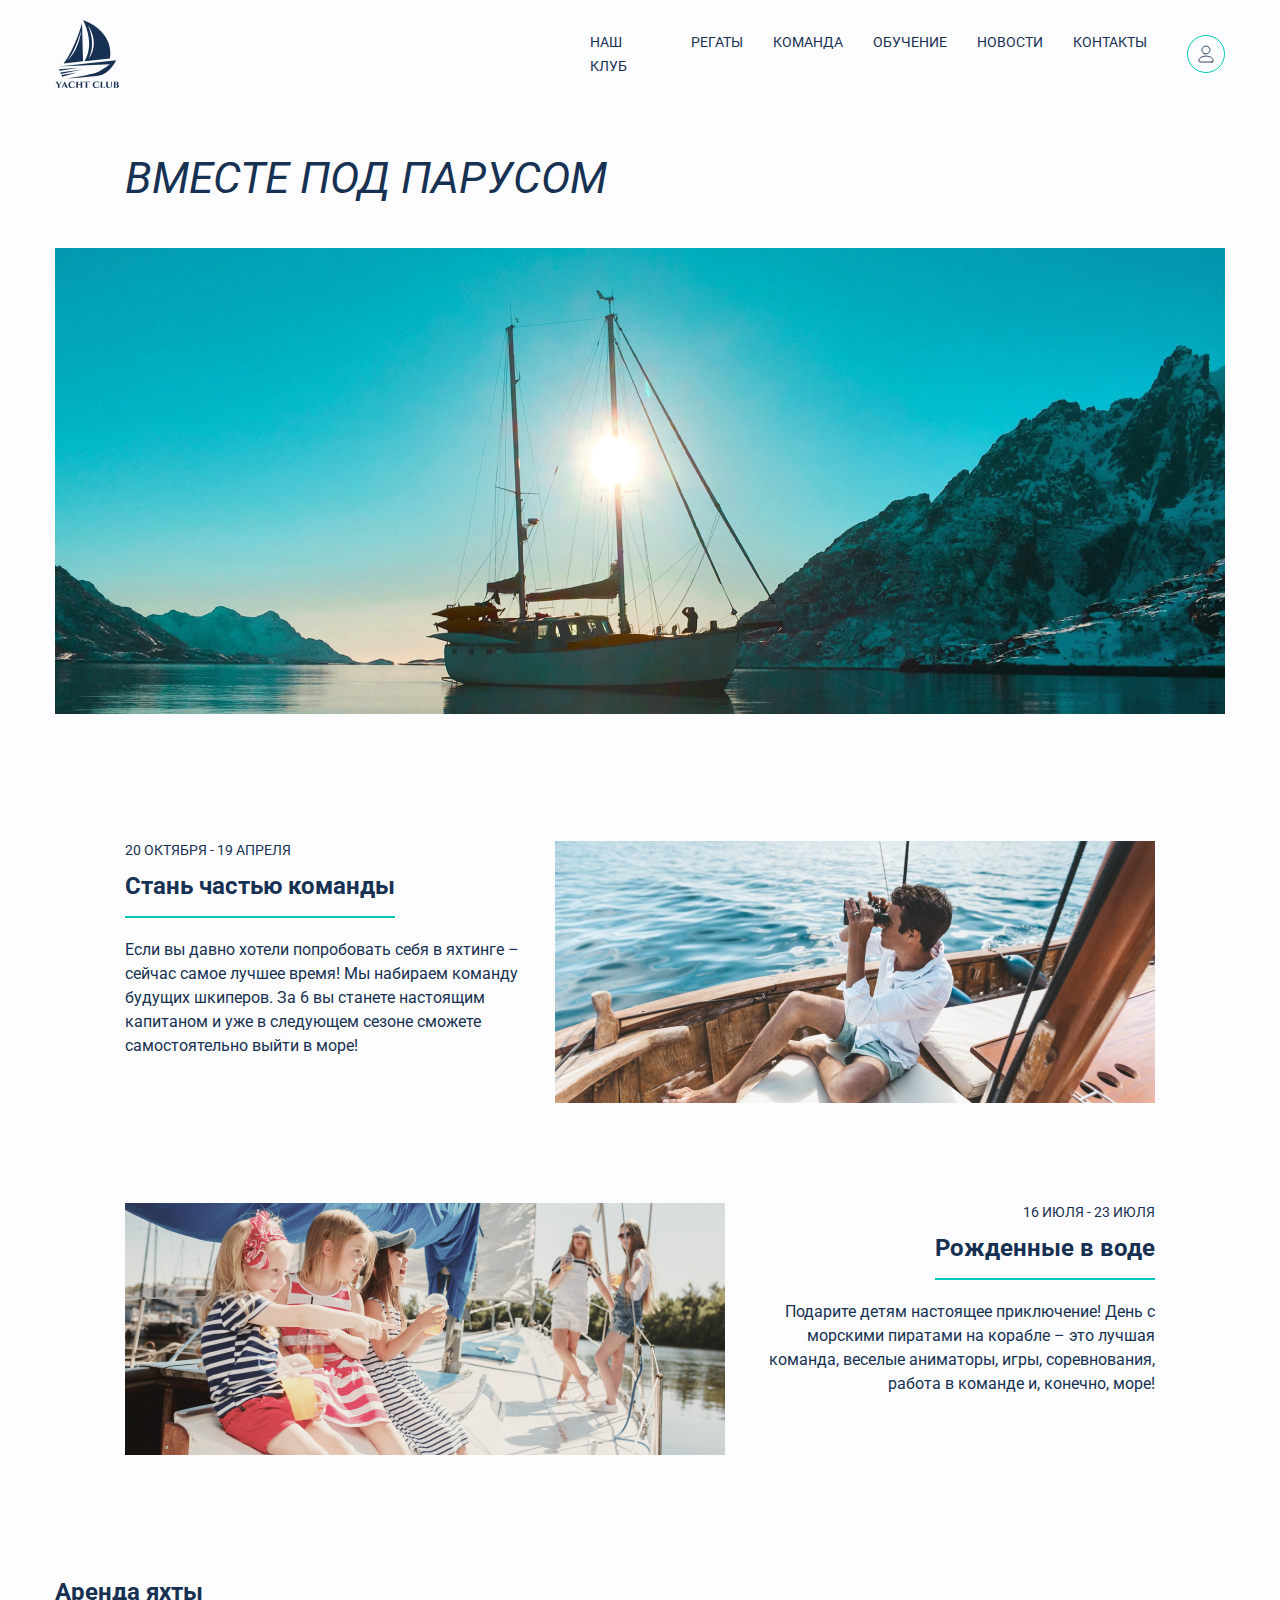
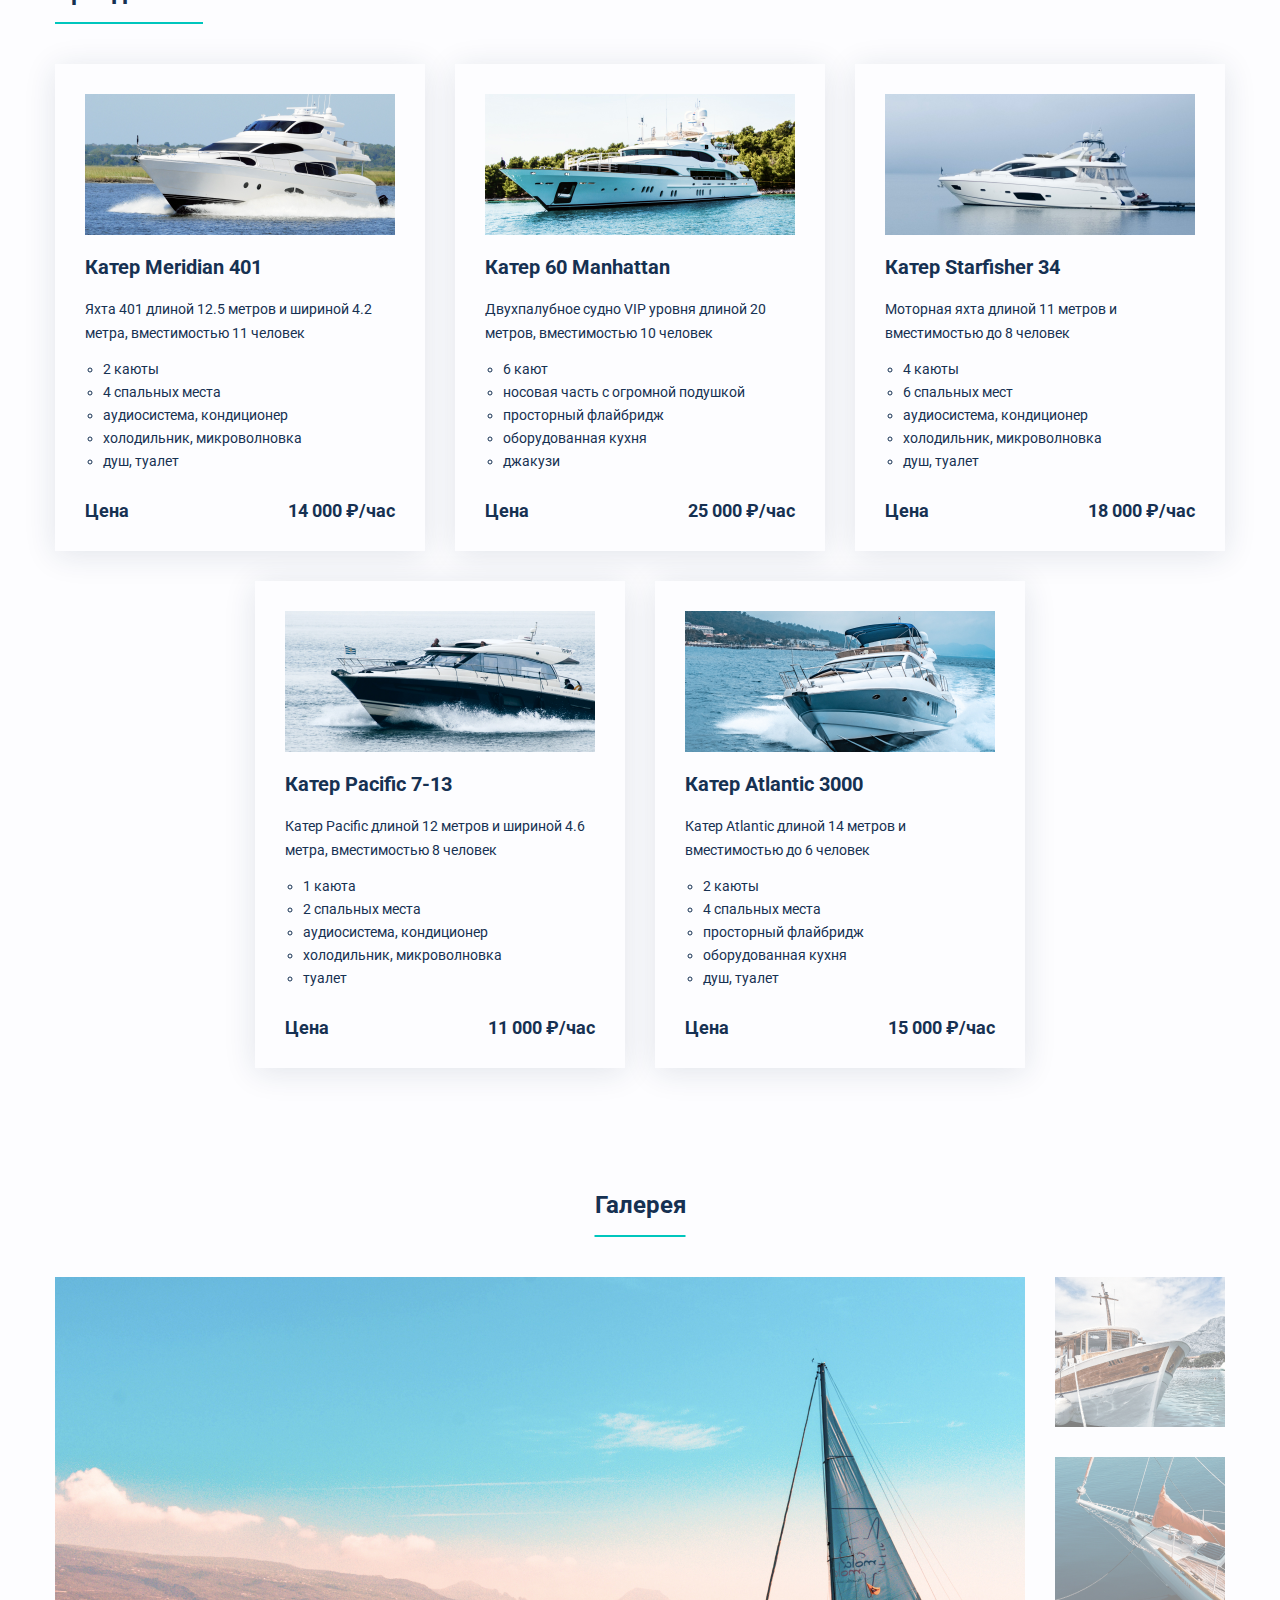
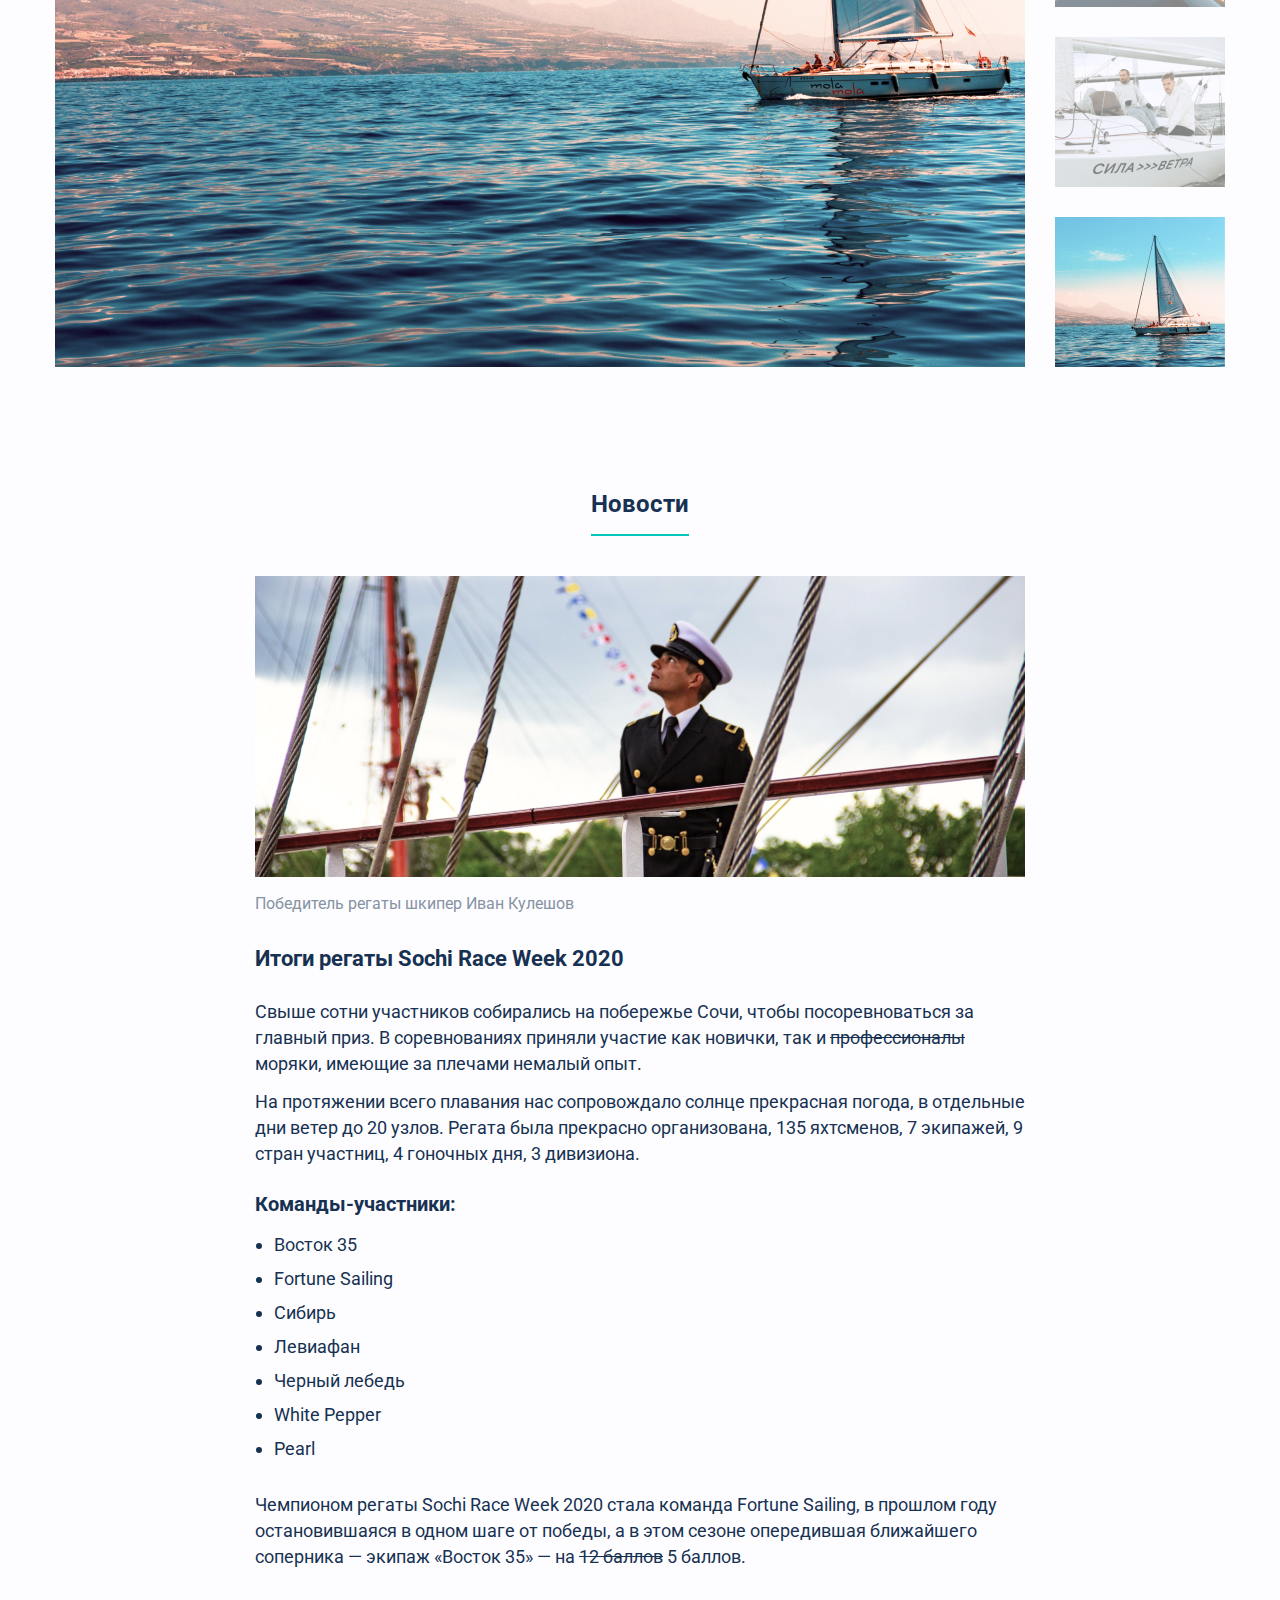
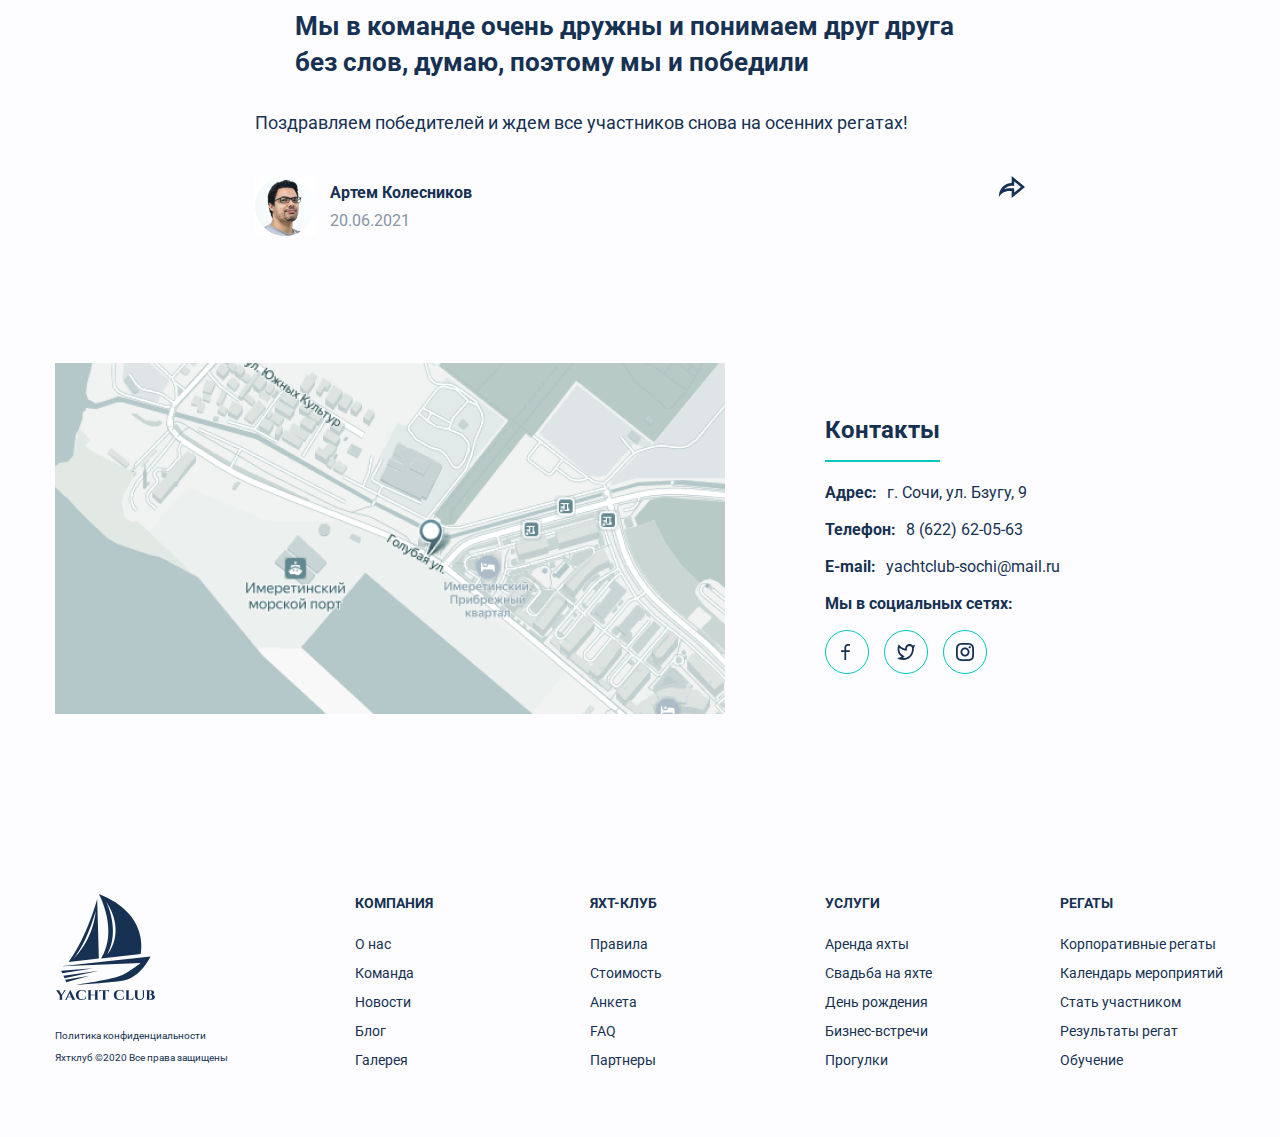
<file: 16-1/my_html/myindex.html>
<!DOCTYPE html>
<html lang="ru">
<head>
    <meta charset="utf-8">
    <link href="css/mystyle.css" rel="stylesheet"> 
    <link rel="preconnect" href="https://fonts.googleapis.com">
<link rel="preconnect" href="https://fonts.gstatic.com" crossorigin>
<link href="https://fonts.googleapis.com/css2?family=Inter:wght@400;700&family=Merriweather:wght@700&family=Roboto:wght@400;700&display=swap" rel="stylesheet">
    <title>Яхт-клуб "Под парусом"</title>
</head>
<body>
    <header class="main-header">
        <nav class="main-nav">
            <a class="logo" href="#"><img src="img/logotype.svg" width="64" height="68" alt="Логотип"></a>
        <ul class="nav-list">
            <li class="nav-list-item"><a href="#">Наш клуб</a></li>
            <li class="nav-list-item"><a href="#">Регаты</a></li>
            <li class="nav-list-item"><a href="#">Команда</a></li>
            <li class="nav-list-item"><a href="#">Обучение</a></li>
            <li class="nav-list-item"><a href="#">Новости</a></li>
            <li class="nav-list-item"><a href="#">Контакты</a></li>
        </ul>
        <div><a class="icon" href="#"><img src="img/icon.svg" width="16" height="18" alt="Личный кабинет"></a></div>
</nav>
    </header>
    <main>
        <section class="hero">
            <h1 class="main-title">Вместе под парусом</h1>
            <img src="img/main_photo.jpg" width="1170" height="466" alt="Под парусом">
        </section>
        <section class="article-1">
            <div class="article-wrapper">
            <p class="dates">20 октября - 19 апреля</p>
            <h2 class="title-article">Стань частью команды</h2>
            <p>Если вы давно хотели попробовать себя в яхтинге – сейчас самое лучшее время! Мы набираем команду будущих шкиперов. За 6 вы станете настоящим капитаном и уже в следующем сезоне сможете самостоятельно выйти в море!</p>
        </div>
            <img src="img/photo2.jpg" width="600" height="262" alt="Картинка 1">
        </section>
        <section class="article-2 reverse">
            <div class="article-wrapper">
            <p class="dates right">16 июля - 23 июля</p>
            <h2 class="title-article right">Рожденные в воде</h2>
            <p class="text-2 right">Подарите детям настоящее приключение! День с морскими пиратами на корабле – это лучшая команда, веселые аниматоры, игры, соревнования, работа в команде и, конечно, море!</p>
            </div>
        <img src="img/photo3.jpg" width="600" height="252" alt="Картинка 2">
        </section>
        <section class="section-services">
            <h2 class="title-article rent">Аренда яхты</h2>
            <ul class="cards">
                <li class="card">
                    <img src="img/card1.jpg" width="310" height="141" alt="Катер Meridian 401">
                    <h3 class="card-title">Катер Meridian 401</h3>
                    <p class="card-text">Яхта 401 длиной 12.5 метров и шириной 4.2 метра, вместимостью 11 человек</p>
                    <ul class="card-list">
                        <li>2 каюты</li>
                        <li>4 спальных места</li>
                        <li>аудиосистема, кондиционер</li>
                        <li>холодильник, микроволновка</li>
                        <li>душ, туалет</li>
                    </ul>
                    <p class="card-price">
                        <span class="card-price-name">Цена</span>
                        <span class="card-price-value">14 000 ₽/час</span>
                      </p>
                </li>
                <li class="card">
                    <img src="img/card2.jpg" width="310" height="141" alt="Катер 60 Manhattan">
                    <h3 class="card-title">Катер 60 Manhattan</h3>
                    <p class="card-text">Двухпалубное судно VIP уровня длиной 20 метров, вместимостью 10 человек</p>
                    <ul class="card-list">
                        <li>6 кают</li>
                        <li>носовая часть с огромной подушкой</li>
                        <li>просторный флайбридж</li>
                        <li>оборудованная кухня</li>
                        <li>джакузи</li>
                    </ul>
                    <p class="card-price">
                        <span class="card-price-name">Цена</span>
                        <span class="card-price-value">25 000 ₽/час</span>
                      </p>
                </li>
                <li class="card">
                    <img src="img/card3.jpg" width="310" height="141" alt="Катер Starfisher 34">
                    <h3 class="card-title">Катер Starfisher 34</h3>
                    <p class="card-text">Моторная яхта длиной 11 метров и вместимостью до 8 человек</p>
                    <ul class="card-list">
                        <li>4 каюты</li>
                        <li>6 спальных мест</li>
                        <li>аудиосистема, кондиционер</li>
                        <li>холодильник, микроволновка</li>
                        <li>душ, туалет</li>
                    </ul>
                    <p class="card-price">
                        <span class="card-price-name">Цена</span>
                        <span class="card-price-value">18 000 ₽/час</span>
                      </p>
                </li>
                <li class="card">
                    <img src="img/card4.jpg" width="310" height="141" alt="Катер Pacific 7-13">
                    <h3 class="card-title">Катер Pacific 7-13</h3>
                    <p class="card-text">Катер Pacific длиной 12 метров и шириной 4.6 метра, вместимостью 8 человек</p>
                    <ul class="card-list">
                        <li>1 каюта</li>
                        <li>2 спальных места</li>
                        <li>аудиосистема, кондиционер</li>
                        <li>холодильник, микроволновка</li>
                        <li>туалет</li>
                    </ul>
                    <p class="card-price">
                        <span class="card-price-name">Цена</span>
                        <span class="card-price-value">11 000 ₽/час</span>
                      </p>
                </li>
                <li class="card">
                    <img src="img/card5.jpg" width="310" height="141" alt="Катер Atlantic 3000">
                    <h3 class="card-title">Катер Atlantic 3000</h3>
                    <p class="card-text">Катер Atlantic длиной 14 метров и вместимостью до 6 человек</p>
                    <ul class="card-list">
                        <li>2 каюты</li>
                        <li>4 спальных места</li>
                        <li>просторный флайбридж</li>
                        <li>оборудованная кухня</li>
                        <li>душ, туалет</li>
                    </ul>
                    <p class="card-price">
                        <span class="card-price-name">Цена</span>
                        <span class="card-price-value">15 000 ₽/час</span>
                      </p>
                </li>
            </ul>
        </section>
        <section class="section-gallery">
            <h2 class="title-article news">Галерея</h2>
            <div class="gallery">
                <img class="active-photo" src="img/galleryphoto1.jpg" width="970" height="690" alt="Картинка галереи 1">
                <ul class="miniature">
                <li>
                    <a href="#">
                        <img class="mini" src="img/galleryphoto2.jpg" width="170" height="150" alt="Миниатюра 1"></a></li>
                <li>
                    <a href="#">
                        <img class="mini" src="img/galleryphoto3.jpg" width="170" height="150" alt="Миниатюра 2"></a></li>
                <li>
                    <a href="#">
                    <img class="mini" src="img/galleryphoto4.jpg" width="170" height="150" alt="Миниатюра 3"></a></li>
                <li class="active">
                    <a href="#">
                        <img class="mini" src="img/galleryphoto5.jpg" width="170" height="150" alt="Миниатюра 4"></a></li>
                </ul> 
            </div>

        </section>
        <section class="article-news">
            <h2 class="title-article news">Новости</h2>
            <figure class="photo-news">
            <img src="img/photo4.jpg" width="770" height="301" alt="Картинка 4">
            <figcaption class="caption">Победитель регаты шкипер Иван Кулешов</figcaption>
            </figure>
            <h3 class="news-topic">Итоги регаты Sochi Race Week 2020</h3>
            <p class="news-text">Свыше сотни участников собирались на побережье Сочи, чтобы посоревноваться за главный приз. В соревнованиях приняли участие как новички, так и <span class="line-through">профессионалы</span> моряки, имеющие за плечами немалый опыт.</p>
            <p class="news-text">На протяжении всего плавания нас сопровождало солнце прекрасная погода, в отдельные дни ветер до 20 узлов. Регата была прекрасно организована, 135 яхтсменов, 7 экипажей, 9 стран участниц, 4 гоночных дня, 3 дивизиона.</p>
            <h4 class="winners">Команды-участники:</h4>
            <ul class="winners-list">
                <li class="winners-item">Восток 35</li>
                <li class="winners-item">Fortune Sailing</li>
                <li class="winners-item">Сибирь</li>
                <li class="winners-item">Левиафан</li>
                <li class="winners-item">Черный лебедь</li>
                <li class="winners-item">White Pepper</li>
                <li class="winners-item">Pearl</li>
            </ul>
            <p class="news-text">Чемпионом регаты Sochi Race Week 2020 стала команда Fortune Sailing, в прошлом году остановившаяся в одном шаге от победы, а в этом сезоне опередившая ближайшего соперника — экипаж «Восток 35» — на <span class="line-through">12 баллов</span> 5 баллов.</p>
            <blockquote class="command-text">Мы в команде очень дружны и понимаем друг друга без слов, думаю, поэтому мы и победили</blockquote>
            
            <p class="news-text">Поздравляем победителей и ждем все участников снова на осенних регатах!</p>
            <footer class="news-footer">
            <div class="photo-author"><img src="img/author.jpg" width="60" height="60" alt="Автор"></div>
            <div class="author-container"><div class="author"><a href="#">Артем Колесников</a></div> <time datetime="2021-06-20" class="date">20.06.2021</time></div></div>
            <img class="arrow" src="img/share_icon.svg" width="26" height="22" alt="Стрелка">
        </footer>
        </section>

        <section class="section-contacts">
            <div class="contacts">
            <h2 class="title-article contact">Контакты</h2>
            <ul class="contacts-list">
            <li class="contacts-item"><h3>Адрес:</h3> <address>г. Сочи, ул. Бзугу, 9</address></li>
            <li class="contacts-item"><h3>Телефон:</h3> <a class="phone" href="tel: 8 (622) 62-05-63">8 (622) 62-05-63</a></li>
            <li class="contacts-item"><h3>E-mail:</h3> <a class="email" href="#">yachtclub-sochi@mail.ru</a></li>
        
            <li><h3 class="contacts-item">Мы в социальных сетях:</h3></li>
            <ul class="socials">
                <li><a class="facebook" href="#"><img src="img/facebook.svg" width="9" height="16" alt="Facebook"></a></li>
                <li><a href="#"><img src="img/twitter.svg" width="18" height="16" alt="Twitter"></a></li>
                <li><a href="#"><img src="img/instagram.svg" width="18" height="18" alt="Instagram"></a></li>
            </ul></div>
            <div class="map"></div>
        </ul>
        </section>
        
    </main>
    <footer class="main-footer">
        <div class="footer-container">
        <div class="logo-wrapper">
        <img src="img/logotype.svg" width="100" height="106" alt="Логотип">
        <p class="confidence"><a href="#">Политика конфиденциальности</a></p>
        <p class="confidence">Яхтклуб ©2020 Все права защищены</p>
    </div>

<ul class="footer-navigation">
    <li class="footer-navigation-item"><h2 class="title-footer-nav">Компания</h2>
    <ul class="list">
    <li class="list-item"><a href="#">О нас</a></li>
    <li class="list-item"><a href="#">Команда</a></li>
    <li class="list-item"><a href="#">Новости</a></li>
    <li class="list-item"><a href="#">Блог</a></li>
    <li class="list-item"><a href="#">Галерея</a></li>
</ul></li>
<li class="footer-navigation-item"><h2 class="title-footer-nav">Яхт-клуб</h2>
<ul class="list">
    <li class="list-item"><a href="#">Правила</a></li>
    <li class="list-item"><a href="#">Стоимость</a></li>
    <li class="list-item"><a href="#">Анкета</a></li>
    <li class="list-item"><a href="#">FAQ</a></li>
    <li class="list-item"><a href="#">Партнеры</a></li>
</ul></li>
<li class="footer-navigation-item"><h2 class="title-footer-nav">Услуги</h2>
    <ul class="list">
    <li class="list-item"><a href="#">Аренда яхты</a></li>
    <li class="list-item"><a href="#">Свадьба на яхте</a></li>
    <li class="list-item"><a href="#">День рождения</a></li>
    <li class="list-item"><a href="#">Бизнес-встречи</a></li>
    <li class="list-item"><a href="#">Прогулки</a></li>
</ul></li>
<li class="footer-navigation-item"><h2 class="title-footer-nav">Регаты</h2>
    <ul class="list">
    <li class="list-item"><a href="#">Корпоративные регаты</a></li>
    <li class="list-item"><a href="#">Календарь мероприятий</a></li>
    <li class="list-item"><a href="#">Стать участником</a></li>
    <li class="list-item"><a href="#">Результаты регат</a></li>
    <li class="list-item"><a href="#">Обучение</a></li>
</ul></li>
</ul>
</div>
    </footer>
</body>
</html>
</file>
<file: 11-1/css/outline.css>
:root {
  --outlines-shown: 1;
  --outline-hint-scale: 1;

  --outline-1-enabled: 1;
  --outline-2-enabled: 1;
  --outline-3-enabled: 1;
  --outline-4-enabled: 0;
  --outline-5-enabled: 0;
  --outline-6-enabled: 0;
}

body,
body > *,
body > * > *,
body > * > * > *,
body > * > * > * > *,
body > * > * > * > * > *,
body > * > * > * > * > * > * {
  position: relative;
}

body > *::before,
body > * > *::before,
body > * > * > *::before,
body > * > * > * > *::before,
body > * > * > * > * > *::before,
body > * > * > * > * > * > *::before {
  position: absolute;
  top: 2px;
  left: 2px;
  padding: 0 10px 2px;
  font-family: "Courier New", monospace;
  font-weight: bold;
  font-size: 14px;
  line-height: 18px;
  letter-spacing: initial;
  text-transform: lowercase;
  white-space: nowrap;
  z-index: 1;
  transform: scale(var(--outline-hint-scale, 1));
  transform-origin: 0 0;
  pointer-events: none;
}

body > *::after,
body > * > *::after,
body > * > * > *::after,
body > * > * > * > *::after,
body > * > * > * > * > *::after,
body > * > * > * > * > * > *::after {
  position: absolute;
  content: "";
  top: 0;
  left: 0;
  bottom: 0;
  right: 0;
  pointer-events: none;
}


/* 1 уровень сеточных блоков */

body > *::before,
body > *::after,
body > img {
  z-index: 1;
  --outline-alpha-1: calc(var(--outline-1-enabled, 0) * var(--outlines-shown, 0));
}

body > *::before {
  --hint-text: 'class="' attr(class) '"';
  content: var(--hint-text);
  color: rgba(255, 255, 255, var(--outline-alpha-1));
  background: rgba(76, 169, 255, calc(0.7 * var(--outline-alpha-1)));
}

body > *::after {
  border: 2px solid rgba(76, 169, 255, calc(0.7 * var(--outline-alpha-1)));
  background: rgba(76, 169, 255, calc(0.1 * var(--outline-alpha-1)));
}

body > img {
  z-index: calc(1 * var(--outline-alpha-1));
  outline: 2px solid rgba(76, 169, 255, calc(0.7 * var(--outline-alpha-1)));
  outline-offset: -2px;
}

/* 2 уровень сеточных блоков */

body > * > *::before,
body > * > *::after,
body > * > img {
  z-index: 2;
  --outline-alpha-2: calc(var(--outline-2-enabled, 0) * var(--outlines-shown, 0));
}

body > * > *::before {
  --hint-text: 'class="' attr(class) '"';
  content: var(--hint-text);
  color: rgba(255, 255, 255, var(--outline-alpha-2));
  background: rgba(255, 107, 0, calc(0.7 * var(--outline-alpha-2)));
}

body > * > *::after {
  border: 2px solid rgba(255, 107, 0, calc(0.7 * var(--outline-alpha-2)));
  background: rgba(255, 107, 0, calc(0.1 * var(--outline-alpha-2)));
}

body > * > img {
  z-index: calc(2 * var(--outline-alpha-2));
  outline: 2px solid rgba(255, 107, 0, calc(0.7 * var(--outline-alpha-2)));
  outline-offset: -2px;
}


/* 3 уровень сеточных блоков */

body > * > * > *::before,
body > * > * > *::after,
body > * > * > img {
  z-index: 3;
  --outline-alpha-3: calc(var(--outline-3-enabled, 0) * var(--outlines-shown, 0));
}

body > * > * > *::before {
  --hint-text: 'class="' attr(class) '"';
  content: var(--hint-text);
  color: rgba(255, 255, 255, var(--outline-alpha-3));
  background: rgba(116, 76, 230, calc(0.7 * var(--outline-alpha-3)));
}

body > * > * > *::after {
  border: 2px solid rgba(116, 76, 230, calc(0.7 * var(--outline-alpha-3)));
  background: rgba(116, 76, 230, calc(0.1 * var(--outline-alpha-3)));
}

body > * > * > img {
  z-index: calc(3 * var(--outline-alpha-3));
  outline: 2px solid rgba(116, 76, 230, calc(0.7 * var(--outline-alpha-3)));
  outline-offset: -2px;
}

/* 4 уровень сеточных блоков */

body > * > * > * > *::before,
body > * > * > * > *::after,
body > * > * > * > img {
  z-index: 4;
  --outline-alpha-4: calc(var(--outline-4-enabled, 0) * var(--outlines-shown, 0));
}

body > * > * > * > *::before {
  --hint-text: 'class="' attr(class) '"';
  content: var(--hint-text);
  color: rgba(255, 255, 255, var(--outline-alpha-4));
  background: rgba(78, 181, 67, calc(0.7 * var(--outline-alpha-4)));
}

body > * > * > * > *::after {
  border: 2px solid rgba(78, 181, 67, calc(0.7 * var(--outline-alpha-4)));
  background: rgba(78, 181, 67, calc(0.1 * var(--outline-alpha-4)));
}

body > * > * > * > img {
  z-index: calc(4 * var(--outline-alpha-4));
  outline: 2px solid rgba(78, 181, 67, calc(0.7 * var(--outline-alpha-4)));
  outline-offset: -2px;
}


/* 5 уровень сеточных блоков */
body > * > * > * > * > *::before,
body > * > * > * > * > *::after,
body > * > * > * > * > img {
  z-index: 5;
  --outline-alpha-5: calc(var(--outline-5-enabled, 0) * var(--outlines-shown, 0));
}

body > * > * > * > * > *::before {
  --hint-text: 'class="' attr(class) '"';
  content: var(--hint-text);
  color: rgba(255, 255, 255, var(--outline-alpha-5));
  background: rgba(239, 51, 255, calc(0.7 * var(--outline-alpha-5)));
}

body > * > * > * > * > *::after {
  border: 2px solid rgba(239, 51, 255, calc(0.7 * var(--outline-alpha-5)));
  background: rgba(239, 51, 255, calc(0.1 * var(--outline-alpha-5)));
}

body > * > * > * > * > img {
  z-index: calc(5 * var(--outline-alpha-5));
  outline: 2px solid rgba(239, 51, 255, calc(0.7 * var(--outline-alpha-5)));
  outline-offset: -2px;
}

/* 6 уровень сеточных блоков */
body > * > * > * > * > * > *::before,
body > * > * > * > * > * > *::after,
body > * > * > * > * > * > img {
  z-index: 6;
  --outline-alpha-6: calc(var(--outline-6-enabled, 0) * var(--outlines-shown, 0));
}

body > * > * > * > * > * > *::before {
  --hint-text: 'class="' attr(class) '"';
  content: var(--hint-text);
  color: rgba(255, 255, 255, var(--outline-alpha-6));
  background: rgba(255, 191, 0, calc(0.7 * var(--outline-alpha-6)));
}

body > * > * > * > * > * > *::after {
  border: 2px solid rgba(255, 191, 0, calc(0.7 * var(--outline-alpha-6)));
  background: rgba(255, 191, 0, calc(0.1 * var(--outline-alpha-6)));
}

body > * > * > * > * > * > img {
  z-index: calc(6 * var(--outline-alpha-6));
  outline: 2px solid rgba(255, 191, 0, calc(0.7 * var(--outline-alpha-6)));
  outline-offset: -2px;
}
</file>
<file: 11-1/css/outline-settings.css>
/*
  Прячем подписи у блоков. Эту настройку не меняйте. Используйте как есть.
*/
:root {
  --outline-hint-scale: 0;
}

/*
  - Контейнер для колонок навигации (он же правая колонка всего подвала) должен иметь класс "footer-navigation-topics".
  - Контейнер для колонок навигации (он же правая колонка всего подвала) должен находится на 4 уровне вложенности от body.
*/
.footer-navigation-topics {
  --outline-4-enabled: 1;
}
</file>
<file: 11-1/css/style.css>
body {
    margin: 0;
    color: #163152;
    font-family: 'Roboto', sans-serif;
    font-size: 14px;
}

p {
    margin: 0;
}

h1,h2,h3,h4,h5,h6 {
    margin: 0;
}

.header-nav {
    text-transform: uppercase;
}

.main-header {
    width: 1170px;
    padding: 20px 55px;
    margin: 0 auto;
    margin-bottom: 40px;
}

.nav-container {
    display: flex;
    justify-content: space-between;
}

.nav-logo-container {
    width: 64px;
    margin-right: 450px;
}

.header-nav-list {
    list-style: none;
    margin: 0;
    padding: 0;
    width: 500px;
}

.header-nav-item {
    margin-bottom: 10px;
}

.header-nav-item:last-child {
    margin-bottom: 0;
}

.nav-user-icon {
    width: 36px;
}

.header-ref {
    color: #163152;
    text-decoration: none;
}

main {
    width: 1170px;
    margin: 0 auto;
    padding: 0 55px;
}

.main {
    width: 1170px;
    margin: 0 auto;
    margin-bottom: 120px;
}

.main-title {
    font-style: italic;
    text-transform: uppercase;
    font-weight: 400;
    font-size: 44px;
    line-height: 60px;
    margin-bottom: 40px;
}

.event {
    display: flex;
    width: 1030px;
    margin: 0 auto;
    justify-content: space-between;
    margin-bottom: 100px;
}

.reverse {
    flex-direction: row-reverse;
    margin-bottom: 120px;
}

.event-text {
    width: 400px;
}

.event-date {
    margin-top: 5px;
    margin-bottom: 15px;
}

.event-title {
    display: inline-block;
    line-height: 34px;
    padding-bottom: 15px;
    font-weight: 700;
    font-size: 24px;
    border-bottom: 2px solid #00C6BD;
    margin-bottom: 19px;
}

.event-content {
    font-size: 16px;
    line-height: 24px;
}

.event-date {
    text-transform: uppercase;
}

.news {
    width: 770px;
    margin: 0 auto;
    margin-bottom: 120px;
}

.news-description {
    color: #8693A4;
    line-height: 19px;
    font-size: 16px;
    margin-top: 3px;
}

.news-content-title {
    font-weight: 700;
    font-size: 22px;
    line-height: 26px;
    margin-bottom: 27px;
}

.news-text {
    font-size: 18px;
    line-height: 26px;
    margin-bottom: 12px;
}

.news-text:last-child {
    margin-bottom: 0;
}

.teams {
    margin-top: 24px;
    font-weight: 700;
    font-size: 20px;
    line-height: 26px;
}

.teams-list {
    margin: 15px 0 30px 0; 
}

.teams-item {
    font-size: 18px;
    line-height: 26px;
}

.quote {
    font-weight: 700;
    font-size: 26px;
    line-height: 36px;
}

.author-name {
    margin-top: 27px;
    font-weight: 700;
    font-size: 16px;
    line-height: 19px;
}

.publish-date {
    color: #8693A4;
    font-size: 16px;
    line-height: 19px;
    font-weight: 400;
}

.news-title {
    font-size: 24px;
    font-weight: 700;
    line-height: 34px;
    display: inline;
    padding-bottom: 15px;
    border-bottom: 2px solid #00C6BD;
}

.news-title-container {
    text-align: center;
    margin-bottom: 55px;
}

.news-image-block {
    padding: 0;
    margin-bottom: 23px;
    margin-left: 0 auto;
}

.share-icon {
    margin-top: 30px;
}

.contacts {
    display: flex;
    justify-content: space-between;
    width: 1170px;
    margin: 0 auto;
    margin-bottom: 120px;
}

.contacts-text {
    width: 340px;
}

.map {
    justify-self: flex-start;
}

.contacts-title {
    display: inline-block;
    padding-bottom: 15px;
    font-weight: 700;
    font-size: 24px;
    border-bottom: 2px solid #00C6BD;
    margin-bottom: 20px;
}

.contact-key {
    font-size: 16px;
    font-weight: 700;
}

.contact-value {
    margin: 15px 0;
}

.contacts-nav-list {
    margin: 15px 0;
}

footer {
    padding: 60px 0;
}

.first-column{
    margin-left: 55px;
    margin-right: 90px;
}

.footer-nav {
    width: 870px;
    display: flex;
    justify-content: space-between;
}

.footer-conteiner {
    width: 1280px;
    margin: 0 auto;
    display: flex;
    box-sizing: border-box;
}

.list-conteiner {
    width: 165px;
}


.footer-company-list {
    list-style: none;
    margin: 0;
    padding: 0;
}

.conf {
    font-size: 12px;
    text-decoration: none;
    color: #163152;
}

.helpful-info {
    list-style: none;
    margin: 0;
    padding: 0;
}

.footer-company-list-title {
    font-weight: 700;
    text-transform: uppercase;
    font-size: 14px;
}

.helpful-info-item {
    color: #163152;
    text-decoration: none;
}
</file>
<file: 13-1/css/style.css>
body {
  margin: 0;
  font-size: 18px;
  line-height: 26px;
  color: #163152;
  background-color: #ffffff;
  font-family: "Roboto", "Arial", sans-serif;
}

/* header */

.page-header {
  margin-bottom: 40px;
}

/* services */

.services {
  padding-top: 15px;
  padding-bottom: 15px;
  border-bottom: 1px solid rgba(22, 49, 82, 0.1);
}

.services-content {
  display: flex;
  align-items: center;
  width: 1170px;
  margin: 0 auto;
}

.location {
  padding-top: 4px;
  padding-bottom: 4px;
  padding-left: 25px;
  margin-right: auto;
  font-size: 14px;
  line-height: 14px;
  color: inherit;
  text-decoration: none;
  background-image: url("../img/pin.svg");
  background-repeat: no-repeat;
  background-position: left center;
}

.location:hover {
  opacity: 0.5;
}

.location:active {
  opacity: 0.3;
}

.caption {
  margin: 0;
  margin-right: 10px;
  font-weight: bold;
  font-size: 12px;
  line-height: 18px;
  text-transform: uppercase;
}

.theme-switcher {
  list-style: none;
  padding: 0;
  margin: 0;
  margin-right: 30px;
  display: flex;
  flex-wrap: wrap;
}

.theme-switcher li {
  margin-right: 10px;
}

.theme-switcher li:last-child {
  margin-right: 0;
}

.theme-button-light {
  display: block;
  width: 32px;
  height: 32px;
  padding: 0;
  background-position: center;
  background-repeat: no-repeat;
  background-color: transparent;
  background-image: url("../img/sun.svg");
  border: 1px solid #00c6bd;
  border-radius: 50%;
  cursor: pointer;
}

.theme-button-light:hover {
  opacity: 0.5;
}

.theme-button-light:active {
  opacity: 0.3;
}

.theme-button-light.active {
  background-image: url("../img/sun-light.svg");
}

.theme-button-dark {
  display: block;
  width: 32px;
  height: 32px;
  padding: 0;
  background-image: url("../img/moon.svg");
  background-position: center;
  background-repeat: no-repeat;
  background-color: transparent;
  border: 1px solid #00c6bd;
  border-radius: 50%;
  cursor: pointer;
}

.theme-button-dark:hover {
  opacity: 0.5;
}

.theme-button-dark:active {
  opacity: 0.3;
}

.theme-button-dark.active {
  background-image: url("../img/moon-light.svg");
}

.fonts {
  list-style: none;
  padding: 0;
  margin: 0;
  display: flex;
  flex-wrap: wrap;
}

.fonts li {
  margin-right: 10px;
}

.fonts li:last-child {
  margin-right: 0;
}

.font-button-sans-serif {
  display: block;
  width: 32px;
  height: 32px;
  padding: 0;
  font-size: 16px;
  line-height: 14px;
  background-color: transparent;
  border: 1px solid #00c6bd;
  border-radius: 50%;
  cursor: pointer;
}

.font-button-sans-serif:hover {
  opacity: 0.5;
}

.font-button-sans-serif:active {
  opacity: 0.3;
}

.font-button-serif {
  display: block;
  width: 32px;
  height: 32px;
  padding: 0;
  font-family: "Philosopher", "Times new Roman", serif;
  font-size: 16px;
  line-height: 14px;
  background-color: transparent;
  border: 1px solid #00c6bd;
  border-radius: 50%;
  cursor: pointer;
}

.font-button-serif:hover {
  opacity: 0.5;
}

.font-button-serif:active {
  opacity: 0.3;
}

.main-nav {
  display: flex;
  align-items: center;
  width: 1170px;
  margin: 0 auto;
  padding: 20px 55px;
}

.logo {
  width: 64px;
  height: 68px;
  margin: 0;
  margin-right: auto;
}

.site-navigation {
  display: flex;
  flex-wrap: wrap;
  padding: 0;
  margin: 0;
  margin-right: 40px;
  list-style: none;
  max-width: 990px;
}

.site-navigation-item {
  margin-right: 30px;
}

.site-navigation-item:last-child {
  margin-right: 0;
}

.site-navigation-item a {
  font-size: 14px;
  line-height: 18px;
  color: #163152;
  text-transform: uppercase;
  text-decoration: none;
}

.site-navigation-item a:hover {
  color: rgba(22, 49, 82, 0.5);
}

.site-navigation-item a:active {
  color: rgba(22, 49, 82, 0.3);
}

.signin {
  display: flex;
  align-items: center;
  justify-content: center;
  width: 34px;
  height: 34px;
  border: 1px solid #00c6bd;
  border-radius: 50%;
}

.signin:hover {
  opacity: 0.5;
}

.signin:active {
  opacity: 0.3;
}

/* main */
.header__sail{
  margin-bottom: 0;
}

.main-content {
  width: 1170px;
  margin: 0 auto;
  padding: 0 55px;
}

.hero {
  margin-bottom: 120px;
}

.hero h1 {
  margin-top: 0;
  margin-bottom: 40px;
  margin-left: 70px;
  font-style: italic;
  font-weight: normal;
  font-size: 44px;
  line-height: 60px;
  text-transform: uppercase;
}

/* blog */

.blog-article {
  display: flex;
  justify-content: space-between;
  width: 1030px;
  margin: 0 auto;
}

.blog-article-content {
  width: 400px;
}

.blog-article-img {
  width: 600px;
}

.blog-article-1 {
  margin-bottom: 100px;
}

.blog-article-1 .blog-article-content {
  margin-right: 30px;
}

.blog-article-2 {
  flex-direction: row-reverse;
  margin-bottom: 120px;
}

.blog-article-2 .blog-article-content {
  text-align: right;
}

.blog-article-2 .blog-article-img {
  margin-right: 30px;
}

.blog-article h2 {
  margin-top: 0;
  margin-bottom: 30px;
  font-size: 24px;
  line-height: 34px;
  text-decoration: underline;
  text-decoration-color: #00c6bd;
  text-underline-offset: 20px;
  text-decoration-thickness: 2px;
}

.blog-article-content .blog-article-date {
  margin-top: 0;
  margin-bottom: 10px;
  font-size: 14px;
  line-height: 18px;
  text-transform: uppercase;
}

.blog-article .description {
  margin-top: 0;
  margin-bottom: 10px;
  font-size: 16px;
  line-height: 24px;
}

.more {
  background-color: transparent;
  border: none;
  font-family: inherit;
  color: inherit;
  text-decoration-line: underline;
  font-size: 16px;
  line-height: 24px;

  /* Элемент скрыт в развернутой статье */
  display: none;
}

.more:hover {
  text-decoration: none;
  opacity: 0.5;
}

.more:active {
  text-decoration: none;
  opacity: 0.3;
}

/* Сокращенное отображение статьи */

.blog-article.short .description {
  overflow: hidden;
  text-overflow: ellipsis;
  white-space: nowrap;
}

.blog-article.short .more {
  /* Показываем элемент в свернутой статье */
  display: inline-block;
}

/* rent */

.rent {
  margin-bottom: 90px;
}

.rent header {
  display: flex;
  justify-content: space-between;
  align-items: center;
}

.rent h2 {
  margin: 0;
  margin-bottom: 55px;
  font-size: 24px;
  line-height: 34px;
  text-decoration: underline;
  text-decoration-color: #00c6bd;
  text-underline-offset: 20px;
  text-decoration-thickness: 2px;
}

.card-view-buttons {
  display: flex;
  flex-wrap: wrap;
  justify-content: end;
  gap: 15px;
  padding: 0;
  margin: 0;
  max-width: 800px;
  list-style: none;
}

.card-view-button-grid {
  width: 40px;
  height: 40px;
  background-position: center;
  background-repeat: no-repeat;
  background-color: transparent;
  background-image: url("../img/grid.svg");
  border: 1px solid #00c6bd;
  border-radius: 50%;
  cursor: pointer;
}

.card-view-button-grid:hover {
  opacity: 0.5;
}

.card-view-button-grid:active {
  opacity: 0.3;
}

.card-view-button-grid.active {
  background-image: url("../img/grid-light.svg");
}

.card-view-button-list {
  width: 40px;
  height: 40px;
  background-position: center;
  background-repeat: no-repeat;
  background-color: transparent;
  background-image: url("../img/list.svg");
  border: 1px solid #00c6bd;
  border-radius: 50%;
  cursor: pointer;
}

.card-view-button-list:hover {
  opacity: 0.5;
}

.card-view-button-list:active {
  opacity: 0.3;
}

.card-view-button-list.active {
  background-image: url("../img/list-light.svg");
}

.cards {
  display: flex;
  justify-content: center;
  flex-wrap: wrap;
  padding: 0;
  margin: 0;
  list-style: none;
}

.card {
  width: 310px;
  padding: 30px;
  margin-right: 30px;
  margin-bottom: 30px;
  box-shadow: 0 4px 30px rgba(22, 49, 82, 0.12);
}

.card:nth-child(3n) {
  margin-right: 0;
}

.card:last-child {
  margin-right: 0;
}

.card-img {
  display: block;
  margin-bottom: 21px;
}

.card-title {
  margin: 0;
  margin-bottom: 18px;
  font-size: 20px;
  line-height: 23px;
}

.card-description {
  margin: 0;
  margin-bottom: 15px;
  font-size: 14px;
  line-height: 24px;
}

.card-features {
  padding: 0;
  margin: 0;
  margin-left: 18px;
  margin-bottom: 29px;
  list-style-type: disc;
}

.card-features li {
  margin-bottom: 5px; /* по макету 4px */
  font-size: 14px;
  line-height: 19px;
}

.card-features li:last-child {
  margin: 0;
}

.card-price {
  display: flex;
  justify-content: space-between;
  margin: 0;
  font-weight: bold;
  font-size: 18px;
  line-height: 21px;
}

/* Вертикальная раскладка карточек списком */

.cards.list {
  flex-direction: column;
}

.cards.list .card {
  display: flex;
  width: 1110px;
  margin: 0;
  margin-bottom: 30px;
}

.cards.list .card-img {
  width: 340px;
  height: 211px;
  margin: 0;
  margin-right: 30px;
  object-fit: cover;
}

.cards.list .card-title {
  margin: 0;
  margin-bottom: 10px;
}

.cards.list .card-features {
  margin: 0;
  margin-left: 18px;
}

.cards.list .card-content {
  margin-right: auto;
  max-width: 345px;
}

.cards.list .card-price {
  margin: 0;
}

.cards.list .card-price-name {
  display: none;
}

/* gallery */

.gallery {
  margin-bottom: 120px;
}

.gallery h2 {
  margin: 0;
  margin-bottom: 55px;
  font-size: 24px;
  line-height: 34px;
  text-align: center;
  text-decoration: underline;
  text-decoration-color: #00c6bd;
  text-underline-offset: 20px;
  text-decoration-thickness: 2px;
}

.slider {
  display: flex;
  align-items: flex-start;
}

.active-photo {
  width: 970px;
  margin-right: 30px;
}

.preview-list {
  padding: 0;
  margin: 0;
  list-style: none;
  width: 170px;
}

.preview-list li {
  margin-bottom: 30px;
}

.preview-list li:last-child {
  margin-bottom: 0;
}

.preview-list a {
  position: relative;
  display: block;
}

.preview-list a::before {
  content: "";
  position: absolute;
  top: 0;
  bottom: 0;
  left: 0;
  right: 0;
  background-color: rgba(255, 255, 255, 0.5);
}

.preview-list .active-item::before {
  background-color: transparent;
}

.preview-list img {
  display: block;
}

/* news */

.news {
  width: 770px;
  margin: 0 auto;
  margin-bottom: 110px;
}

.news h2 {
  margin: 0;
  margin-bottom: 55px;
  font-size: 24px;
  line-height: 34px;
  text-align: center;
  text-decoration: underline;
  text-decoration-color: #00c6bd;
  text-underline-offset: 20px;
  text-decoration-thickness: 2px;
}

.post-img {
  margin: 0;
  margin-bottom: 35px;
}

.post-img img {
  display: block;
  margin-bottom: 17px;
}

.post-img figcaption {
  margin: 0;
  font-size: 16px;
  line-height: 19px;
  color: #8693a4;
}

.post h3 {
  margin-top: 33px;
  margin-bottom: 27px;
  font-size: 22px;
  line-height: 26px;
}

.post h4 {
  margin-top: 24px;
  margin-bottom: 15px;
  font-size: 20px;
  line-height: 26px;
}

.post p {
  margin: 12px 0;
}

.post del {
  color: #8693a4;
}

.post ins {
  text-decoration: none;
}

.post ul {
  padding: 0;
  margin: 0;
  margin-top: 15px;
  margin-bottom: 30px;
  margin-left: 20px;
}

.post li {
  margin-bottom: 9px;
}

.post blockquote {
  padding: 0 20px;
  margin: 0;
  margin-top: 38px;
  margin-bottom: 30px;
  font-weight: bold;
  font-size: 26px;
  line-height: 36px;
  border-left: 2px solid #00c6bd;
}

.post-footer {
  display: flex;
  margin-top: 40px;
}

.post-author-img {
  width: 60px;
  margin-right: 15px;
  border-radius: 50%;
}

.post-meta {
  width: 500px;
  margin: 0;
  margin-top: 7px;
  margin-right: auto;
}

.post-share {
  width: 26px;
  margin-top: 19px;
}

.post-share:hover {
  opacity: 0.5;
}

.post-share:active {
  opacity: 0.3;
}

.post-meta a {
  display: block;
  margin-bottom: 9px;
  font-size: 16px;
  line-height: 19px;
  font-weight: bold;
  color: #163152;
  text-decoration: none;
}

.post-meta a:hover {
  opacity: 0.5;
}

.post-meta a:active {
  opacity: 0.3;
}

.post-meta time {
  font-size: 16px;
  line-height: 19px;
  color: #8693a4;
}

/* contacts */

.contacts {
  display: flex;
  flex-direction: row-reverse;
  justify-content: space-between;
}

.contacts-content {
  width: 400px;
  padding-top: 50px;
}

.contacts-img {
  width: 670px;
}

.contacts h2 {
  margin: 0;
  margin-bottom: 35px;
  font-size: 24px;
  line-height: 34px;
  text-decoration: underline;
  text-decoration-color: #00c6bd;
  text-underline-offset: 20px;
  text-decoration-thickness: 2px;
}

.contact-items {
  list-style: none;
  padding: 0;
  margin: 0;
}

.contact-item {
  margin: 0;
  margin-bottom: 15px;
  font-size: 16px;
  line-height: 22px;
}

.contact-item h3 {
  display: inline;
  margin: 0;
  margin-right: 8px;
  font-size: 16px;
  line-height: 22px;
}

.contact-item address {
  display: inline;
  font-style: normal;
}

.contact-item a {
  color: #163152;
  text-decoration: none;
}

.contact-item a:hover {
  color: rgba(22, 49, 82, 0.5);
}

.contact-item a:active {
  color: rgba(22, 49, 82, 0.3);
}

.social-list {
  display: flex;
  flex-wrap: wrap;
  padding: 0;
  margin: 0;
  margin-top: 15px;
  list-style: none;
}

.social-item {
  margin-right: 15px;
}

.social-item a {
  display: flex;
  align-items: center;
  justify-content: center;
  width: 40px;
  height: 40px;
  border-radius: 50%;
  border: 1px solid #00c6bd;
}

.social-item a:hover {
  opacity: 0.5;
}

.social-item a:active {
  opacity: 0.3;
}

/* footer */

.main-footer {
  padding-top: 60px;
  padding-bottom: 60px;
  margin-top: 120px;
  font-size: 10px;
  line-height: 14px;
  border-top: 1px solid rgba(22, 49, 82, 0.1);
}

.footer-container {
  width: 1170px;
  margin: 0 auto;
  padding: 0 55px;
  display: flex;
  justify-content: space-between;
}

.footer-column {
  width: 175px;
}

.main-footer .logo {
  width: 100px;
  height: 106px;
  margin-bottom: 30px;
}

.footer-navigation-topics {
  display: flex;
  justify-content: space-between;
  width: 870px;
  list-style: none;
  padding: 0;
  margin: 0;
  font-size: 14px;
  line-height: 16px;
}

.footer-navigation-topic {
  width: 165px;
}

.footer-navigation-topic h2 {
  margin-top: 0;
  margin-bottom: 20px;
  font-size: 14px;
  line-height: 18px;
  text-transform: uppercase;
}

.footer-navigation {
  list-style: none;
  padding: 0;
  margin: 0;
}

.footer-navigation-item {
  margin-bottom: 12px;
}

.footer-navigation-item:last-child {
  margin-bottom: 0;
}

.footer-navigation-item a {
  color: #163152;
  text-decoration: none;
}

.footer-navigation-item a:hover {
  color: rgba(22, 49, 82, 0.5);
}

.footer-navigation-item a:active {
  color: rgba(22, 49, 82, 0.3);
}

.policy {
  margin: 0;
  margin-bottom: 8px;
}

.policy a {
  color: #163152;
  text-decoration: none;
}

.policy a:hover {
  color: rgba(22, 49, 82, 0.5);
}

.policy a:active {
  color: rgba(22, 49, 82, 0.3);
}

.copyright {
  margin: 0;
}

/* Выделение активной кнопки */

.active {
  background-color: #00c6bd;
  color: #fdfdff;
}

/* Theme: serif font */

.page.serif {
  font-family: "Philosopher", "Times New Roman", serif;
}

/* Theme: dark */

.page.dark {
  color: #fdfdff;
  background-color: #1d1f1f;
}

.page.dark .font-button-sans-serif {
  color: #fdfdff;
}

.page.dark .font-button-serif {
  color: #fdfdff;
}

.page.dark .theme-button-light {
  background-image: url("../img/sun-light.svg");
}

.page.dark .logo img {
  filter: brightness(20);
}

.page.dark a {
  color: #fdfdff;
}

.page.dark .signin img {
  filter: brightness(20);
}

.page.dark .card-view-button-grid {
  background-image: url("../img/grid-light.svg");
}

.page.dark .card-view-button-list {
  background-image: url("../img/list-light.svg");
}

.page.dark .card {
  box-shadow: 0 4px 30px #181a1a;
}

.page.dark .post del {
  color: rgba(253, 253, 255, 0.5);
}

.page.dark .post-meta time {
  color: rgba(253, 253, 255, 0.5);
}

.page.dark .post-share {
  filter: brightness(20);
}

.page.dark .social-item img {
  filter: brightness(20);
}
</file>
<file: 16-1/css/style.css>
body {
  margin: 0;
  font-family: "Roboto", sans-serif;
  font-size: 16px;
  line-height: 24px;
  color: #163152;
  background-color: #fdfdff;
}

/* header */

.page-header {
  margin-bottom: 40px;
}

/* services */

.services {
  padding-top: 15px;
  padding-bottom: 15px;
  border-bottom: 1px solid rgba(22, 49, 82, 0.1);
}

.services-content {
  display: flex;
  align-items: center;
  width: 1170px;
  margin: 0 auto;
}

.location {
  padding-top: 4px;
  padding-bottom: 4px;
  padding-left: 25px;
  margin-right: auto;
  font-size: 14px;
  line-height: 14px;
  color: inherit;
  text-decoration: none;
  background-image: url("../img/pin.svg");
  background-repeat: no-repeat;
  background-position: left center;
}

.location:hover {
  opacity: 0.5;
}

.location:active {
  opacity: 0.3;
}

.caption {
  margin: 0;
  margin-right: 10px;
  font-weight: bold;
  font-size: 12px;
  line-height: 18px;
  text-transform: uppercase;
}

.theme-switcher {
  list-style: none;
  padding: 0;
  margin: 0;
  margin-right: 30px;
  display: flex;
  flex-wrap: wrap;
}

.theme-switcher li {
  margin-right: 10px;
}

.theme-switcher li:last-child {
  margin-right: 0;
}

.theme-button-light {
  display: block;
  width: 32px;
  height: 32px;
  padding: 0;
  background-position: center;
  background-repeat: no-repeat;
  background-color: transparent;
  background-image: url("../img/sun.svg");
  border: 1px solid #00c6bd;
  border-radius: 50%;
  cursor: pointer;
}

.theme-button-light:hover {
  opacity: 0.5;
}

.theme-button-light:active {
  opacity: 0.3;
}

.theme-button-light.active {
  background-image: url("../img/sun-light.svg");
}

.theme-button-dark {
  display: block;
  width: 32px;
  height: 32px;
  padding: 0;
  background-image: url("../img/moon.svg");
  background-position: center;
  background-repeat: no-repeat;
  background-color: transparent;
  border: 1px solid #00c6bd;
  border-radius: 50%;
  cursor: pointer;
}

.theme-button-dark:hover {
  opacity: 0.5;
}

.theme-button-dark:active {
  opacity: 0.3;
}

.theme-button-dark.active {
  background-image: url("../img/moon-light.svg");
}

.fonts {
  list-style: none;
  padding: 0;
  margin: 0;
  display: flex;
  flex-wrap: wrap;
}

.fonts li {
  margin-right: 10px;
}

.fonts li:last-child {
  margin-right: 0;
}

.font-button-sans-serif {
  display: block;
  width: 32px;
  height: 32px;
  padding: 0;
  font-size: 16px;
  line-height: 14px;
  background-color: transparent;
  border: 1px solid #00c6bd;
  border-radius: 50%;
  cursor: pointer;
}

.font-button-sans-serif:hover {
  opacity: 0.5;
}

.font-button-sans-serif:active {
  opacity: 0.3;
}

.font-button-serif {
  display: block;
  width: 32px;
  height: 32px;
  padding: 0;
  font-family: "Philosopher", serif;
  font-size: 16px;
  line-height: 14px;
  background-color: transparent;
  border: 1px solid #00c6bd;
  border-radius: 50%;
  cursor: pointer;
}

.font-button-serif:hover {
  opacity: 0.5;
}

.font-button-serif:active {
  opacity: 0.3;
}

.main-nav {
  display: flex;
  align-items: center;
  width: 1170px;
  margin: 0 auto;
  padding: 20px 55px;
}

.logo {
  width: 64px;
  height: 68px;
  margin: 0;
  margin-right: auto;
}

.site-navigation {
  display: flex;
  flex-wrap: wrap;
  padding: 0;
  margin: 0;
  margin-right: 40px;
  list-style: none;
  max-width: 990px;
}

.site-navigation-item {
  margin-right: 30px;
}

.site-navigation-item:last-child {
  margin-right: 0;
}

.site-navigation-item a {
  font-size: 14px;
  line-height: 18px;
  color: #163152;
  text-transform: uppercase;
  text-decoration: none;
}

.site-navigation-item a:hover {
  color: rgba(22, 49, 82, 0.5);
}

.site-navigation-item a:active {
  color: rgba(22, 49, 82, 0.3);
}

.signin {
  display: flex;
  align-items: center;
  justify-content: center;
  width: 34px;
  height: 34px;
  border: 1px solid #00c6bd;
  border-radius: 50%;
}

.signin:hover {
  opacity: 0.5;
}

.signin:active {
  opacity: 0.3;
}

/* main */

.main-content {
  width: 1170px;
  margin: 0 auto;
  padding: 0 55px;
}

.hero {
  margin-bottom: 120px;
}

.hero h1 {
  margin-top: 0;
  margin-bottom: 40px;
  margin-left: 70px;
  font-style: italic;
  font-weight: normal;
  font-size: 44px;
  line-height: 60px;
  text-transform: uppercase;
}

.hero img {
  display: block;
}

/* blog */

.blog-article {
  display: flex;
  justify-content: space-between;
  width: 1030px;
  margin: 0 auto;
}

.blog-article-content {
  width: 400px;
}

.blog-article-img {
  width: 600px;
}

.blog-article-1 {
  margin-bottom: 100px;
}

.blog-article-1 .blog-article-content {
  margin-right: 30px;
}

.blog-article-2 {
  flex-direction: row-reverse;
  margin-bottom: 120px;
}

.blog-article-2 .blog-article-content {
  text-align: right;
}

.blog-article-2 .blog-article-img {
  margin-right: 30px;
}

.blog-article h2 {
  margin-top: 0;
  margin-bottom: 35px;
  font-size: 24px;
  line-height: 34px;
  text-decoration: underline;
  text-decoration-color: #00c6bd;
  text-decoration-thickness: 2px;
  text-underline-offset: 15px;
  text-underline-position: under;
}

.blog-article-date {
  margin-top: 0;
  margin-bottom: 10px;
  font-size: 14px;
  line-height: 18px;
  text-transform: uppercase;
}

.blog-article-description {
  margin-top: 0;
  margin-bottom: 15px;
}

.more {
  padding: 0;
  font-family: inherit;
  font-size: 16px;
  line-height: 24px;
  color: inherit;
  text-decoration-line: underline;
  background-color: transparent;
  border: none;

  /* Элемент скрыт в развернутой статье */
  display: none;
}

.more:hover {
  text-decoration: none;
  opacity: 0.5;
}

.more:active {
  text-decoration: none;
  opacity: 0.3;
}

/* Сокращенное отображение статьи */

.blog-article.short .blog-article-description {
  overflow: hidden;
  text-overflow: ellipsis;
  white-space: nowrap;
}

.blog-article.short .more {
  /* Показываем элемент в свернутой статье */
  display: inline-block;
}

/* rent */

.rent {
  margin-bottom: 120px;
}

.rent header {
  display: flex;
  justify-content: space-between;
  align-items: center;
  margin-bottom: 45px;
}

.rent h2 {
  margin: 0;
  font-size: 24px;
  line-height: 34px;
  text-decoration: underline;
  text-decoration-color: #00c6bd;
  text-decoration-thickness: 2px;
  text-underline-offset: 15px;
  text-underline-position: under;
}

.card-view-buttons {
  display: flex;
  flex-wrap: wrap;
  justify-content: end;
  gap: 15px;
  padding: 0;
  margin: 0;
  max-width: 800px;
  list-style: none;
}

.card-view-button-grid {
  width: 40px;
  height: 40px;
  background-position: center;
  background-repeat: no-repeat;
  background-color: transparent;
  background-image: url("../img/grid.svg");
  border: 1px solid #00c6bd;
  border-radius: 50%;
  cursor: pointer;
}

.card-view-button-grid:hover {
  opacity: 0.5;
}

.card-view-button-grid:active {
  opacity: 0.3;
}

.card-view-button-grid.active {
  background-image: url("../img/grid-light.svg");
}

.card-view-button-list {
  width: 40px;
  height: 40px;
  background-position: center;
  background-repeat: no-repeat;
  background-color: transparent;
  background-image: url("../img/list.svg");
  border: 1px solid #00c6bd;
  border-radius: 50%;
  cursor: pointer;
}

.card-view-button-list:hover {
  opacity: 0.5;
}

.card-view-button-list:active {
  opacity: 0.3;
}

.card-view-button-list.active {
  background-image: url("../img/list-light.svg");
}

.cards {
  display: flex;
  justify-content: center;
  flex-wrap: wrap;
  padding: 0;
  margin: 0;
  list-style: none;
  gap: 30px;
}

.card {
  width: 310px;
  padding: 30px;
  box-shadow: 0 4px 30px rgba(22, 49, 82, 0.12);
}

.card-img {
  display: block;
  margin-bottom: 21px;
}

.card-title {
  margin: 0;
  margin-bottom: 18px;
  font-size: 20px;
  line-height: 23px;
}

.card-description {
  margin: 0;
  margin-bottom: 15px;
  font-size: 14px;
  line-height: 24px;
}

.card-features {
  padding: 0;
  margin: 0;
  margin-left: 18px;
  margin-bottom: 29px;
  list-style-type: disc;
}

.card-features li {
  margin-bottom: 4px;
  font-size: 14px;
  line-height: 19px;
}

.card-price {
  display: flex;
  justify-content: space-between;
  margin: 0;
  font-weight: bold;
  font-size: 18px;
  line-height: 21px;
}

/* Вертикальная раскладка карточек списком */

.cards.list {
  flex-direction: column;
}

.cards.list .card {
  display: flex;
  width: 1110px;
  margin: 0;
  margin-bottom: 30px;
}

.cards.list .card-img {
  width: 340px;
  height: 211px;
  margin: 0;
  margin-right: 30px;
  object-fit: cover;
}

.cards.list .card-title {
  margin: 0;
  margin-bottom: 10px;
}

.cards.list .card-features {
  margin: 0;
  margin-left: 18px;
}

.cards.list .card-content {
  margin-right: auto;
  max-width: 345px;
}

.cards.list .card-price {
  margin: 0;
}

.cards.list .card-price-name {
  display: none;
}

/* gallery */

.gallery {
  margin-bottom: 120px;
}

.gallery h2 {
  margin: 0;
  margin-bottom: 55px;
  font-size: 24px;
  line-height: 34px;
  text-align: center;
  text-decoration: underline;
  text-decoration-color: #00c6bd;
  text-decoration-thickness: 2px;
  text-underline-offset: 15px;
  text-underline-position: under;
}

.slider {
  display: flex;
  align-items: flex-start;
}

.active-photo {
  width: 970px;
  margin-right: 30px;
}

.preview-list {
  padding: 0;
  margin: 0;
  list-style: none;
  width: 170px;
}

.preview-list li {
  margin-bottom: 30px;
}

.preview-list li:last-child {
  margin-bottom: 0;
}

.preview-list a {
  position: relative;
  display: block;
}

.preview-list a::before {
  content: "";
  position: absolute;
  top: 0;
  bottom: 0;
  left: 0;
  right: 0;
  background-color: rgba(255, 255, 255, 0.5);
}

.preview-list a.active-item::before {
  background-color: transparent;
}

.preview-list img {
  display: block;
}

/* news */

.news {
  width: 770px;
  margin: 0 auto;
  margin-bottom: 120px;
}

.news h2 {
  margin: 0;
  margin-bottom: 55px;
  font-size: 24px;
  line-height: 34px;
  text-align: center;
  text-decoration: underline;
  text-decoration-color: #00c6bd;
  text-decoration-thickness: 2px;
  text-underline-offset: 15px;
  text-underline-position: under;
}

.post-img {
  margin: 0;
  margin-bottom: 33px;
}

.post-img img {
  display: block;
  margin-bottom: 17px;
}

.post-img figcaption {
  margin: 0;
  font-size: 16px;
  line-height: 19px;
  color: #8693a4;
}

.post-content h3 {
  margin-top: 33px;
  margin-bottom: 27px;
  font-size: 22px;
  line-height: 26px;
}

.post-content h4 {
  margin-top: 24px;
  margin-bottom: 15px;
  font-size: 20px;
  line-height: 26px;
}

.post-content p {
  margin: 12px 0;
  font-size: 18px;
  line-height: 26px;
}

.post-content ins {
  text-decoration: none;
}

.post-content ul {
  padding: 0;
  margin: 0;
  margin-top: 15px;
  margin-bottom: 30px;
  margin-left: 19px;
  font-size: 18px;
  line-height: 26px;
}

.post-content li {
  margin-bottom: 8px;
}

.post-content blockquote {
  padding: 0 20px;
  margin: 0;
  margin-top: 38px;
  margin-bottom: 30px;
  font-weight: bold;
  font-size: 26px;
  line-height: 36px;
  border-left: 2px solid #00c6bd;
}

.post-footer {
  display: flex;
  margin-top: 40px;
}

.post-author-img {
  width: 60px;
  margin-right: 15px;
  border-radius: 50%;
}

.post-meta {
  width: 500px;
  margin: 0;
  margin-top: 7px;
  margin-right: auto;
}

.post-share {
  width: 26px;
  margin-top: 19px;
}

.post-share:hover {
  opacity: 0.5;
}

.post-share:active {
  opacity: 0.3;
}

.post-meta a {
  display: block;
  margin-bottom: 9px;
  font-size: 16px;
  line-height: 19px;
  font-weight: bold;
  color: #163152;
  text-decoration: none;
}

.post-meta a:hover {
  color: rgba(22, 49, 82, 0.5);
}

.post-meta a:active {
  color: rgba(22, 49, 82, 0.3);
}

.post-meta time {
  font-size: 16px;
  line-height: 19px;
  color: #8693a4;
}

/* contacts */

.contacts {
  display: flex;
  flex-direction: row-reverse;
  justify-content: space-between;
}

.contacts-content {
  width: 400px;
  padding-top: 50px;
}

.contacts-img {
  width: 670px;
}

.contacts h2 {
  margin: 0;
  margin-bottom: 35px;
  font-size: 24px;
  line-height: 34px;
  text-decoration: underline;
  text-decoration-color: #00c6bd;
  text-decoration-thickness: 2px;
  text-underline-offset: 15px;
  text-underline-position: under;
}

.contact-items {
  list-style: none;
  padding: 0;
  margin: 0;
}

.contact-item {
  margin: 0;
  margin-bottom: 15px;
  font-size: 16px;
  line-height: 22px;
}

.contact-item h3 {
  display: inline;
  margin: 0;
  margin-right: 8px;
  font-size: 16px;
  line-height: 22px;
}

.contact-item address {
  display: inline;
  font-style: normal;
}

.contact-item a {
  color: #163152;
  text-decoration: none;
}

.contact-item a:hover {
  color: rgba(22, 49, 82, 0.5);
}

.contact-item a:active {
  color: rgba(22, 49, 82, 0.3);
}

.social-list {
  display: flex;
  flex-wrap: wrap;
  padding: 0;
  margin: 0;
  margin-top: 15px;
  list-style: none;
}

.social-item {
  margin-right: 15px;
}

.social-item a {
  display: flex;
  align-items: center;
  justify-content: center;
  width: 38px;
  height: 38px;
  border-radius: 50%;
  border: 1px solid #00c6bd;
}

.social-item a:hover {
  opacity: 0.5;
}

.social-item a:active {
  opacity: 0.3;
}

/* footer */

.main-footer {
  padding-top: 60px;
  padding-bottom: 60px;
  margin-top: 120px;
  font-size: 10px;
  line-height: 12px;
  border-top: 1px solid rgba(22, 49, 82, 0.1);
}

.footer-container {
  width: 1170px;
  margin: 0 auto;
  padding: 0 55px;
  display: flex;
  justify-content: space-between;
}

.footer-column {
  width: 175px;
}

.main-footer .logo {
  width: 100px;
  height: 106px;
  margin-bottom: 30px;
}

.footer-navigation-topics {
  display: flex;
  justify-content: space-between;
  width: 870px;
  list-style: none;
  padding: 0;
  margin: 0;
  font-size: 14px;
  line-height: 16px;
}

.footer-navigation-topic {
  width: 165px;
}

.footer-navigation-topic h2 {
  margin-top: 0;
  margin-bottom: 20px;
  font-size: 14px;
  line-height: 18px;
  text-transform: uppercase;
}

.footer-navigation {
  list-style: none;
  padding: 0;
  margin: 0;
}

.footer-navigation-item {
  margin-bottom: 12px;
}

.footer-navigation-item:last-child {
  margin-bottom: 0;
}

.footer-navigation-item a {
  color: #163152;
  text-decoration: none;
}

.footer-navigation-item a:hover {
  color: rgba(22, 49, 82, 0.5);
}

.footer-navigation-item a:active {
  color: rgba(22, 49, 82, 0.3);
}

.policy {
  margin: 0;
  margin-bottom: 8px;
}

.policy a {
  color: #163152;
  text-decoration: none;
}

.policy a:hover {
  color: rgba(22, 49, 82, 0.5);
}

.policy a:active {
  color: rgba(22, 49, 82, 0.3);
}

.copyright {
  margin: 0;
}

/* Выделение активной кнопки */

.active {
  background-color: #00c6bd;
  color: #fdfdff;
}

/* Theme: serif font */

.page.serif {
  font-family: "Philosopher", serif;
}

/* Theme: dark */

.page.dark {
  color: #fdfdff;
  background-color: #1d1f1f;
}

.page.dark .font-button-sans-serif {
  color: #fdfdff;
}

.page.dark .font-button-serif {
  color: #fdfdff;
}

.page.dark .theme-button-light {
  background-image: url("../img/sun-light.svg");
}

.page.dark .logo img {
  filter: brightness(20);
}

.page.dark a {
  color: #fdfdff;
}

.page.dark a:hover {
  opacity: 0.5;
}

.page.dark a:active {
  opacity: 0.3;
}

.page.dark .signin img {
  filter: brightness(20);
}

.page.dark .card-view-button-grid {
  background-image: url("../img/grid-light.svg");
}

.page.dark .card-view-button-list {
  background-image: url("../img/list-light.svg");
}

.page.dark .card {
  box-shadow: 0 4px 30px #181a1a;
}

.page.dark .meta time {
  color: rgba(253, 253, 255, 0.5);
}

.page.dark .share {
  filter: brightness(20);
}

.page.dark .social-item img {
  filter: brightness(20);
}

.page.dark .post-share {
  filter: brightness(20);
}
</file>
<file: 16-1/my_html/css/mystyle.css>
body {
    background-color: #FDFDFF;
    font-family: "Roboto", sans-serif;
    font-style: normal;
    font-weight: 400;
    font-size: 16px;
    line-height: 24px;
    color: #163152;
    margin: 0;
}
.main-header {
    width: 1170px;
    margin: 0 auto;
    padding: 20px 55px;
    margin-bottom: 40px;
}
.main-nav {
    width: 1170px;
    display: flex;
    align-items: center;
}
.logo {
    width: 64px;
    height: 68px;
    margin-top: 0;
    margin-right: 471px;
}
.nav-list {
    width: 559px;
    margin: 0;
    padding: 0;
    list-style: none;
    display: flex;
    gap: 30px;
}
.nav-list-item a {
   font-size: 14px; 
   line-height: 18px;
   color: #163152;
   text-transform: uppercase;
   text-decoration: none;
}
.nav-list-item a:hover {
    color: rgba(22, 49, 82, 0.5);

}
.nav-list-item a:active {
    color: rgba(22, 49, 82, 0.3);
}
.icon {
    width: 16px;
    height: 18px;
    margin: 0;
    margin-left: 40px;
    padding: 9px 10px;
    display: block;
    border: 1px solid #00C6BD;
    border-radius: 50%;
    justify-content: center;
    align-items: center;
}
.icon:hover {
    opacity: 0.7;
}
.icon:active {
    opacity: 0.5;
}
main {
    width: 1170px;
    margin: 0 auto;
    padding: 0 55px;
}
.hero {
    margin-bottom: 120px;
    }
.main-title {
    text-transform: uppercase;
    font-style: italic;
    font-size: 44px;
    line-height: 60px;
    font-weight: 400;
    margin-top: 0;
    margin-bottom: 40px;
    margin-left: 70px;
    }
.dates {
    font-size: 14px;
    line-height: 18px;
    text-transform: uppercase;
    margin-top: 0;
    margin-bottom: 10px;
}
.title-article {
    font-weight: 700;
    font-size: 24px;
    line-height: 34px;
    text-decoration: underline;
    text-decoration-color: #00c6bd;
    text-decoration-thickness: 2px;
    text-underline-offset: 15px;
    text-underline-position: under;
    margin-top: 0;
    margin-bottom: 35px;
}
.article-1, .article-2 {
 width: 1030px;
 margin: 0 auto;
 display: flex;
 justify-content: space-between;
 
}
.article-1 {
    margin-bottom: 100px;
}
.article-2 {
    margin-bottom: 120px;
}
.article-wrapper {
    width: 400px;
}
.reverse {
    flex-direction: row-reverse;
}
.right {
    text-align: right;
}
.section-contacts {
    width: 1170px;
    display: flex;
    flex-direction: row-reverse;
   justify-content: space-between;
}
.contacts {
    width: 400px;
}
.contact {
    margin-top: 50px;
}
.contacts-list {
    margin: 0;
    padding: 0;
    list-style: none;
}
.map {
    background-image: url("../img/map.png");
    background-repeat: no-repeat;
    width: 670px;
    height: 351px;
    
}
.contacts-item {
    font-size: 16px;
    line-height: 22px;
    margin: 0;
    margin-bottom: 15px;
    display: flex;
    
}

.contacts-item h3 {
    font-size: 16px;
    line-height: 22px;
    margin: 0;
    margin-right: 10px;
}
address {
font-style: normal;
}
.phone {
line-height: 22px;
color: #163152;
text-decoration: none;
}
.email {
    line-height: 22px;
    color: #163152;
    text-decoration: none;
}
.socials {
    margin: 0;
    padding: 0;
    list-style: none;
    display: flex;
    gap: 15px;
}
.socials li {
    width: 18px;
    height: 18px;
    display: block;
    border: 1px solid #00C6BD;
    border-radius: 50%;
    justify-content: center;
    align-items: center;
    padding: 12px 12px;
}
.facebook {
    padding-left: 3px;
}
.section-gallery {
    margin-bottom: 120px;
}
.gallery {
    display: flex;
    justify-content: flex-start;
}
.active-photo {
    width: 970px;
    margin-right: 30px;
    display: block;
    margin-top: 0;
}
.miniature {
 width: 170px;
 margin: 0;
 padding: 0;
 list-style: none; 
 
}
.mini {
    display: block;
}
.miniature li {
    margin-bottom: 30px;
    display: block;
    position: relative;
}
.miniature li:last-child {
    margin: 0;
}
.miniature li::before {
    content: "";
    position: absolute;
    top: 0;
    left: 0;
    right: 0;
    bottom: 0;
    background: rgba(253, 253, 255, 0.5);
    transform: matrix(1, 0, 0, -1, 0, 0);
}
.miniature li.active::before {
    background-color: transparent;
}
.main-footer {
  margin: 0 auto; 
  margin-top: 120px;
  padding: 60px 0;
 }
.footer-container {
  width: 1170px;
  margin: 0 auto;
  padding: 0 55px;
  display: flex;
  justify-content: space-between;
}
.logo-wrapper {
    margin: 0;
    padding: 0;
     
    }
.logo-wrapper img {
    display: block;
    margin-bottom: 30px;
}
.confidence {
    font-size: 10px;
    line-height: 12px;
    text-decoration: none;
    color: #163152;
}
.confidence a {
    text-decoration: none;
    color: #163152;
}
.footer-navigation {
    margin: 0;
    padding: 0;
    list-style: none;
    display: flex;
    
}
.footer-navigation-item {
    width: 165px;
    margin-right: 70px;
}
.footer-navigation-item:last-child {
    margin-right: 0;
}
.list {
    margin: 0;
    padding: 0;
    list-style: none;
    
}
.title-footer-nav {
    font-size: 14px;
    line-height: 18px;
    font-weight: 700;
    margin-top: 0;
    margin-bottom: 20px;
    text-transform: uppercase;
}
.list-item {
    margin-bottom: 5px;
}
.list-item a {
    font-size: 14px;
    line-height: 16px;
    color: #163152;
    text-decoration: none;
    
}
.article-news {
    width: 770px;
    margin: 0 auto;
    margin-bottom: 120px;
}
.photo-news {
    margin: 0;
        }
.photo-news img {
    display: block;
    margin-bottom: 17px;
}
.news {
text-align: center;
margin-top: 0;
margin-bottom: 55px;
}
.caption {
    color: #8693A4;
    font-size: 16px;
    line-height: 19px;
    margin-bottom: 33px;
}
.news-topic {
    font-size: 22px;
    line-height: 26px;
    margin-top: 0;
    margin-bottom: 27px;
      
}
.news-text {
    font-size: 18px;
    line-height: 26px;
    margin-top: 0;
    margin-bottom: 12px;
    }

.winners {
    font-size: 20px;
    line-height: 26px;
    margin-top: 24px;
    margin-bottom: 15px;
}
.winners-list {
    margin: 0;
    padding: 0;
    padding-left: 19px;
    margin-bottom: 30px;
}
.winners-item {
    font-size: 18px;
    line-height: 26px;
    margin-bottom: 8px;
}

.command-text {
    font-size: 26px;
    line-height: 36px;
    font-weight: 700;
    margin-top: 38px;
    margin-bottom: 30px;
         }
.news-footer {
    margin-top: 40px;
    display: flex;
}
.author-container {
    display: flex;
    flex-direction: column;
}
.photo-author {
    display: block;
    margin-right: 15px;
}
.author {
    font-size: 16px;
    line-height: 19px;
    font-weight: 700;
    padding: 7px 0;
    margin-bottom: 2px;
}
.author a {
    color: #163152;
    text-decoration: none;
}
.date {
    font-size: 16px;
    line-height: 19px;
    font-weight: 400;
    color: #8693A4;
}
.arrow {
    margin-left: auto;
}
.line-through {
    text-decoration: line-through;
}
.section-services {
    margin-bottom: 120px;
}
.rent {
    margin-bottom: 55px;
}
.cards {
    margin: 0;
    padding: 0;
    list-style: none;
    display: flex;
    flex-wrap: wrap;
    gap: 30px;
    justify-content: center;
    
}
.card {
    width: 310px;
    padding: 30px;
    background: #FDFDFF;
    box-shadow: 0px 4px 30px rgba(22, 49, 82, 0.12);
}
.card img {
    display: block;
    margin-bottom: 21px;
}
.card-title {
    margin-top: 0;
    margin-bottom: 18px;
    font-size: 20px;
    line-height: 23px;
}
.card-text {
    margin-bottom: 15px;
    font-size: 14px;
    line-height: 24px;
}
.card-list {
    margin: 0;
    padding: 0;
    margin-left: 18px;
    font-size: 14px;
    line-height: 19px;
}
.card-list li {
    margin-bottom: 4px;
}
.card-price {
    margin-top: 29px;
    margin-bottom: 0;
    font-size: 18px;
    line-height: 21px;
    font-weight: 700;
    display: flex;
    justify-content: space-between;
}
</file>
